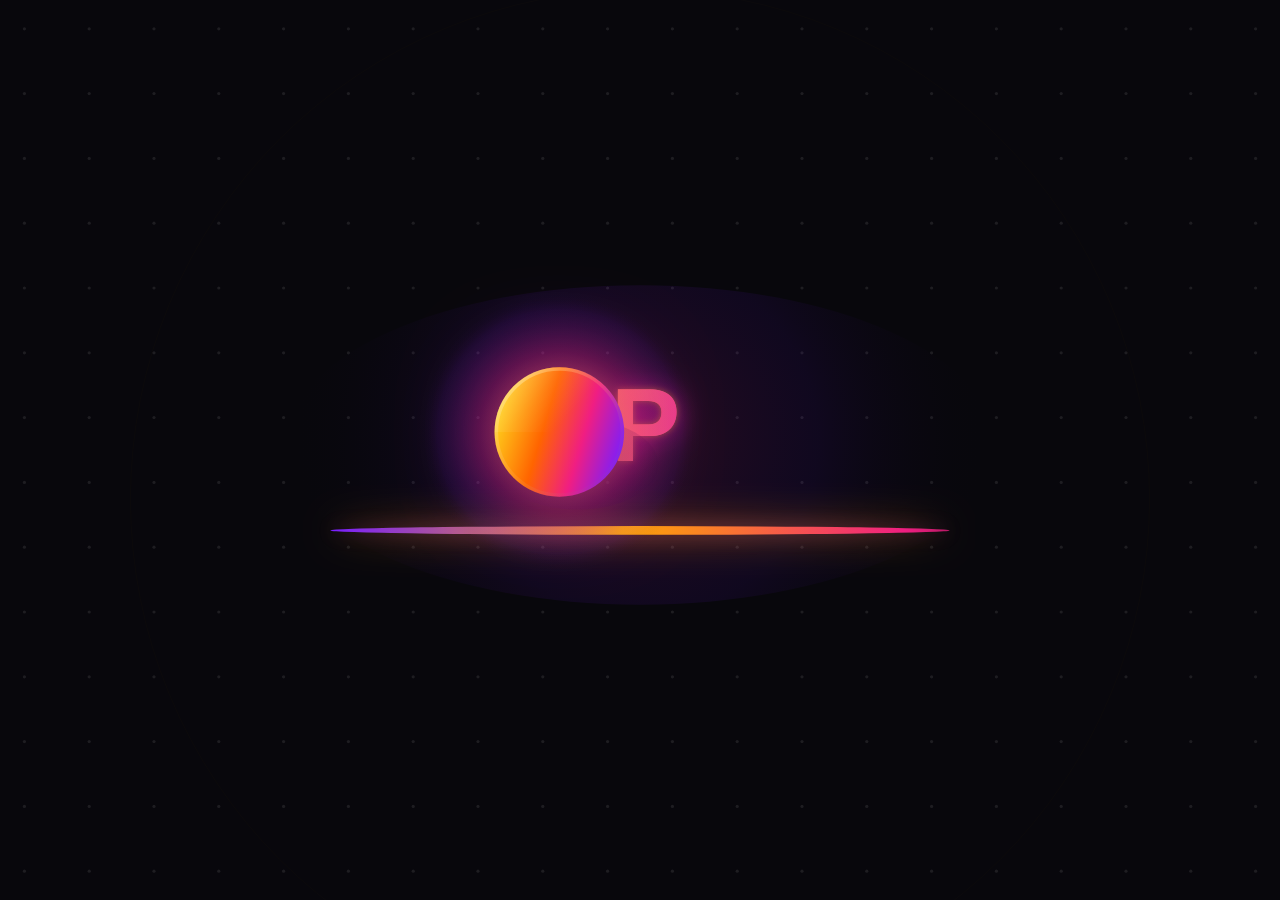
<file: index.html>
<!DOCTYPE html>
<html lang="ru">
<head>
<meta charset="UTF-8">
<meta name="viewport" content="width=device-width, initial-scale=1.0, viewport-fit=cover">
<title>SPARK</title>
<style>
* { margin: 0; padding: 0; box-sizing: border-box; }
html, body {
  width: 100%; height: 100%;
  overflow: hidden;
  background: #08070c;
}
canvas {
  display: block;
  position: fixed;
  inset: 0;
  width: 100%;
  height: 100%;
}


#fade-overlay {
  position: fixed;
  inset: 0;
  background: #08070c;
  opacity: 0;
  pointer-events: none;
  z-index: 9;
  transition: opacity 0.55s cubic-bezier(0.4,0,1,1);
}
#fade-overlay.active { opacity: 1; }
</style>
</head>
<body>
<canvas id="c"></canvas>
<div id="fade-overlay"></div>
<script>
'use strict';

const canvas = document.getElementById('c');
const ctx    = canvas.getContext('2d');
let W, H, CX, CY, PR;

const isMobile = /Mobi|Android/i.test(navigator.userAgent) || window.innerWidth < 768;

function resize() {
  PR = Math.min(window.devicePixelRatio || 1, isMobile ? 1.5 : 2);
  W  = window.innerWidth;
  H  = window.innerHeight;
  canvas.width  = Math.round(W * PR);
  canvas.height = Math.round(H * PR);
  canvas.style.width  = W + 'px';
  canvas.style.height = H + 'px';
  ctx.setTransform(1,0,0,1,0,0);
  ctx.scale(PR, PR);
  CX = W / 2;
  CY = H / 2;
}
resize();
window.addEventListener('resize', () => { resize(); });

/* ─────────────────────────────────────
   УТИЛИТЫ
───────────────────────────────────── */
const clamp  = (v,a,b) => Math.max(a, Math.min(b,v));
const prog   = (t,a,b) => clamp((t-a)/(b-a), 0, 1);
const lerp   = (a,b,t) => a + (b-a)*t;
const eOut   = (t,p=3) => 1 - Math.pow(1-t, p);
const eIn    = (t,p=3) => Math.pow(t, p);
const eInOut = t => t<.5 ? 2*t*t : 1-Math.pow(-2*t+2,2)/2;

/* ─────────────────────────────────────
   SCANLINE SWEEP — отключён
───────────────────────────────────── */
function drawScanlineSweep(now, globalA) { /* убран по запросу */ }

/* ─────────────────────────────────────
   GRAIN — статичный шум на отдельном canvas
   Обновляется каждые ~3 кадра для cinematic
   feel без лишней нагрузки
───────────────────────────────────── */
/* grain удалён */

/* ─────────────────────────────────────
   ТОЧЕЧНАЯ СЕТКА — фоновая текстура
   Появляется вместе со scan-line,
   держится весь интро. Очень тихая.
───────────────────────────────────── */
let dotGrid = [];

function buildDotGrid() {
  dotGrid = [];
  const s    = Math.min(W, H);
  const step = s * 0.072;      // шаг сетки
  const cols = Math.ceil(W / step) + 2;
  const rows = Math.ceil(H / step) + 2;
  const offX = (W - (cols - 1) * step) / 2;
  const offY = (H - (rows - 1) * step) / 2;
  for (let r = 0; r < rows; r++) {
    for (let c = 0; c < cols; c++) {
      dotGrid.push({
        x: offX + c * step,
        y: offY + r * step,
      });
    }
  }
}
buildDotGrid();
window.addEventListener('resize', () => { resize(); setupGrain(); buildDotGrid(); });

function drawDotGrid(now, globalA) {
  if (isMobile) return;  // отключено на мобильных
  // Появляется за 0.6s с начала, держится весь ролик
  const fadeIn = eOut(prog(now, 0, 0.6), 2);
  const a = fadeIn * globalA * 0.09;   // максимум 9% — почти невидима
  if (a < 0.004) return;

  const s    = Math.min(W, H);
  const r    = Math.max(0.8, s * 0.0018);   // радиус точки

  ctx.save();
  ctx.fillStyle = `rgba(255,255,255,${a})`;
  for (const d of dotGrid) {
    ctx.beginPath();
    ctx.arc(d.x, d.y, r, 0, Math.PI * 2);
    ctx.fill();
  }
  ctx.restore();
}

/* ─────────────────────────────────────
   RIPPLE-ВОЛНЫ
   При рождении диска из линии — 3 кольца
   расходятся от точки подъёма, угасают
───────────────────────────────────── */
const ripples = [];
let rippleSpawned = false;

function spawnRipples(x, y, r) {
  // 3 волны с задержкой
  for (let i = 0; i < 3; i++) {
    ripples.push({
      x, y,
      born: 0,        // заполняется в момент добавления
      delay: i * 0.13,
      maxR:  r * (3.5 + i * 2.2),
      baseR: r,
      spawned: false,
    });
  }
}

function drawRipples(now, globalA) {
  if (!ripples.length) return;
  ctx.save();
  for (let i = ripples.length - 1; i >= 0; i--) {
    const rp = ripples[i];
    if (!rp.born) rp.born = now;
    const age = now - rp.born - rp.delay;
    if (age < 0) continue;

    const t  = Math.min(age / 0.85, 1);   // 0.85s — время жизни
    const cr = lerp(rp.baseR * 0.5, rp.maxR, eOut(t, 2));
    const a  = (1 - eIn(t, 2)) * 0.22 * globalA;
    if (a < 0.005) { if (t >= 1) ripples.splice(i, 1); continue; }

    // Градиент кольца: золото → розовый → фиолетовый
    const grad = ctx.createRadialGradient(rp.x, rp.y, cr * 0.88, rp.x, rp.y, cr);
    grad.addColorStop(0,   `rgba(255,180,  0, 0)`);
    grad.addColorStop(0.4, `rgba(255,180,  0, ${a})`);
    grad.addColorStop(0.7, `rgba(240, 20,140, ${a * 0.7})`);
    grad.addColorStop(1,   `rgba(120, 20,255, 0)`);

    ctx.beginPath();
    ctx.arc(rp.x, rp.y, cr, 0, Math.PI * 2);
    ctx.strokeStyle = `rgba(255,170,0,${a})`;
    ctx.lineWidth   = Math.max(0.5, rp.baseR * 0.04 * (1 - t));
    if (!isMobile) {
      ctx.shadowColor = `rgba(255,170,0,${a * 0.7})`;
      ctx.shadowBlur  = rp.baseR * 0.5;
    }
    ctx.stroke();
    ctx.shadowBlur  = 0;

    if (t >= 1) ripples.splice(i, 1);
  }
  ctx.restore();
}

/* ─────────────────────────────────────
   ORBIT ARC + SPARK
   Когда диск встаёт на финальную позицию
   (moveP → 1), вокруг него описывается
   золотая дуга. На конце дуги — яркая
   искра-блик. Затем всё быстро гаснет.

   DRAW_START = момент когда moveP = 1
   ARC_DUR    = время описания полного круга
   FADE_DUR   = время угасания после
───────────────────────────────────── */
const ARC_DUR   = 1.1;    // секунды на полный оборот
const ARC_HOLD  = 0.12;   // пауза после завершения дуги до искры
const ARC_FADE  = 0.45;   // угасание дуги (идёт параллельно с искрой)
const SPARK_DUR = 0.55;   // время жизни искры

// Искра — 45° верхний правый (от 12 часов по часовой)
const SPARK_ANG = -Math.PI / 2 + Math.PI / 4;

function drawOrbitArc(x, y, r, orbTime, globalA) {
  if (orbTime < 0) return;

  // Полная длительность: дуга + пауза + искра (дуга угасает параллельно с искрой)
  const totalDur = ARC_DUR + ARC_HOLD + SPARK_DUR;
  if (orbTime >= totalDur) return;

  // Дуга вплотную к краю диска (небольшой отступ = половина lineWidth)
  const lw   = Math.max(0.8, r * 0.04);
  const arcR = r + lw * 0.5;   // прямо по контуру

  // ФАЗА 1 — рисование дуги [0 .. ARC_DUR]
  const drawT = Math.min(orbTime / ARC_DUR, 1);

  // ФАЗА 2 — дуга угасает [ARC_DUR+ARC_HOLD .. ARC_DUR+ARC_HOLD+ARC_FADE]
  const fadeSt  = ARC_DUR + ARC_HOLD;
  const fadeT   = orbTime > fadeSt
    ? Math.min((orbTime - fadeSt) / ARC_FADE, 1)
    : 0;
  const arcAlpha = (1 - eIn(fadeT, 2)) * globalA;

  // ФАЗА 3 — искра [ARC_DUR+ARC_HOLD .. totalDur]
  const sparkT = orbTime > fadeSt
    ? Math.min((orbTime - fadeSt) / SPARK_DUR, 1)
    : 0;
  const sparkA = sparkT < 0.2
    ? eOut(sparkT / 0.2, 2)
    : eIn(1 - (sparkT - 0.2) / 0.8, 1.6);
  const sparkAlpha = sparkA * globalA;

  ctx.save();

  // ── Дуга ──
  if (arcAlpha > 0.005) {
    const startAng = -Math.PI / 2;
    const endAng   = startAng + Math.PI * 2 * eOut(drawT, 2);

    ctx.beginPath();
    ctx.arc(x, y, arcR, startAng, endAng, false);
    ctx.strokeStyle = `rgba(255, 210, 80, ${arcAlpha * 0.75})`;
    ctx.lineWidth   = lw;
    ctx.lineCap     = 'round';
    if (!isMobile) {
      ctx.shadowColor = `rgba(255, 190, 40, ${arcAlpha * 0.9})`;
      ctx.shadowBlur  = lw * 6;
    }
    ctx.stroke();
    ctx.shadowBlur  = 0;

    // Тонкий хвост у начала
    if (drawT > 0.15) {
      const tailLen = Math.min(drawT, 0.35) * Math.PI * 2;
      ctx.beginPath();
      ctx.arc(x, y, arcR, startAng, startAng + tailLen * 0.4, false);
      ctx.strokeStyle = `rgba(255, 210, 80, ${arcAlpha * 0.08})`;
      ctx.lineWidth   = lw * 0.6;
      ctx.stroke();
    }
  }

  // ── Искра (фаза 3) ──
  if (sparkAlpha > 0.005) {
    const sx = x + Math.cos(SPARK_ANG) * arcR;
    const sy = y + Math.sin(SPARK_ANG) * arcR;

    if (!isMobile) {
      // Дальний широкий ореол — только десктоп
      const outerGlow = ctx.createRadialGradient(sx, sy, 0, sx, sy, r * 1.1);
      outerGlow.addColorStop(0,   `rgba(255, 255, 200, ${sparkAlpha * 0.55})`);
      outerGlow.addColorStop(0.3, `rgba(255, 200,  60, ${sparkAlpha * 0.28})`);
      outerGlow.addColorStop(0.7, `rgba(255, 100, 180, ${sparkAlpha * 0.08})`);
      outerGlow.addColorStop(1,   `rgba(0, 0, 0, 0)`);
      ctx.fillStyle = outerGlow;
      ctx.beginPath();
      ctx.arc(sx, sy, r * 1.1, 0, Math.PI * 2);
      ctx.fill();
    }

    // Ближний ореол
    const innerGlow = ctx.createRadialGradient(sx, sy, 0, sx, sy, r * 0.5);
    innerGlow.addColorStop(0,   `rgba(255, 255, 240, ${sparkAlpha * 0.95})`);
    innerGlow.addColorStop(0.4, `rgba(255, 220,  80, ${sparkAlpha * 0.65})`);
    innerGlow.addColorStop(1,   `rgba(255, 150,  50, 0)`);
    ctx.fillStyle = innerGlow;
    ctx.beginPath();
    ctx.arc(sx, sy, r * 0.5, 0, Math.PI * 2);
    ctx.fill();

    // Белое ядро
    ctx.beginPath();
    ctx.arc(sx, sy, lw * 1.8, 0, Math.PI * 2);
    ctx.fillStyle   = `rgba(255, 255, 255, ${sparkAlpha})`;
    if (!isMobile) {
      ctx.shadowColor = `rgba(255, 240, 120, ${sparkAlpha})`;
      ctx.shadowBlur  = lw * 14;
    }
    ctx.fill();
    ctx.shadowBlur  = 0;

    // 4 луча с градиентом
    const rayLen = r * 0.55 * sparkAlpha;
    for (let i = 0; i < 4; i++) {
      const ang  = (i / 4) * Math.PI * 2;
      const grad = ctx.createLinearGradient(
        sx, sy,
        sx + Math.cos(ang) * rayLen, sy + Math.sin(ang) * rayLen
      );
      grad.addColorStop(0, `rgba(255, 255, 200, ${sparkAlpha * 0.9})`);
      grad.addColorStop(1, `rgba(255, 200,  60, 0)`);
      ctx.beginPath();
      ctx.moveTo(sx + Math.cos(ang) * lw * 2, sy + Math.sin(ang) * lw * 2);
      ctx.lineTo(sx + Math.cos(ang) * rayLen,  sy + Math.sin(ang) * rayLen);
      ctx.strokeStyle = grad;
      ctx.lineWidth   = Math.max(0.6, lw * 0.5);
      ctx.lineCap     = 'round';
      ctx.stroke();
    }
  }

  ctx.restore();
}

/* ─────────────────────────────────────
   УГЛОВЫЕ ЗАСЕЧКИ (corner marks)
   4 тонких уголка в углах экрана —
   появляются при HOLD, как viewfinder
───────────────────────────────────── */
function drawCornerMarks(now, globalA) {
  const t = prog(now, T.STAR_MOVE_END, T.HOLD_END);
  if (t <= 0) return;
  const a = eOut(t, 3) * globalA * 0.22;

  const s = Math.min(W, H) * 0.04;  // длина засечки
  const m = Math.min(W, H) * 0.05;  // отступ от края
  const lw = Math.max(0.5, Math.min(W, H) * 0.001);

  const corners = [
    [m,       m,       1,  1],
    [W - m,   m,      -1,  1],
    [m,       H - m,   1, -1],
    [W - m,   H - m,  -1, -1],
  ];

  ctx.save();
  ctx.strokeStyle = `rgba(255,255,255,${a})`;
  ctx.lineWidth   = lw;
  ctx.lineCap     = 'square';

  for (const [cx, cy, dx, dy] of corners) {
    ctx.beginPath();
    ctx.moveTo(cx + dx * s, cy);
    ctx.lineTo(cx,           cy);
    ctx.lineTo(cx,           cy + dy * s);
    ctx.stroke();
  }
  ctx.restore();
}

/* ─────────────────────────────────────
   TAGLINE — едва видимая подпись
   появляется под логотипом на HOLD
───────────────────────────────────── */
function drawTagline(p, now, globalA) {
  const t = prog(now, T.STAR_MOVE_END + 0.15, T.HOLD_END);
  if (t <= 0) return;
  const a = eOut(t, 4) * globalA * 0.52;

  const s   = Math.min(W, H);
  const fs  = s * 0.018;
  const y   = p.lineY + p.lineThick * 6 + fs;

  ctx.save();
  ctx.font          = `300 ${fs}px 'Helvetica Neue',Helvetica,Arial,sans-serif`;
  ctx.textAlign     = 'center';
  ctx.textBaseline  = 'middle';
  ctx.letterSpacing = `${fs * 0.38}px`;
  ctx.fillStyle     = `rgba(255,255,255,${a})`;
  ctx.fillText('LIGHT UP THE FUTURE', CX, y);

  // Декоративные черточки по бокам — как в люксовых брендах
  const textMetrics = ctx.measureText('LIGHT UP THE FUTURE');
  // Приблизительная ширина с letter-spacing
  const tw = textMetrics.width + fs * 0.38 * 18;
  const dashW   = Math.min(W * 0.04, tw * 0.28);
  const dashGap = fs * 0.9;
  const lw2 = Math.max(0.3, fs * 0.04);
  ctx.strokeStyle = `rgba(255,255,255,${a * 0.55})`;
  ctx.lineWidth   = lw2;
  ctx.lineCap     = 'round';
  // Левая черта
  ctx.beginPath();
  ctx.moveTo(CX - tw * 0.5 - dashGap - dashW, y);
  ctx.lineTo(CX - tw * 0.5 - dashGap,         y);
  ctx.stroke();
  // Правая черта
  ctx.beginPath();
  ctx.moveTo(CX + tw * 0.5 + dashGap,         y);
  ctx.lineTo(CX + tw * 0.5 + dashGap + dashW, y);
  ctx.stroke();

  ctx.restore();
}

/* ─────────────────────────────────────
   ТАЙМИНГИ (секунды, всего ~4.0)

   0.00 – 0.55  LINE_IN    линия раскрывается
   0.55 – 1.00  LINE_WAIT  линия дышит
   1.00 – 1.55  STAR_RISE  сфера поднимается из центра линии
   1.55 – 2.80  STAR_MOVE  сфера едет влево, текст вытекает вправо
   2.80 – 3.40  HOLD       финальная композиция стоит
   3.40 – 4.00  FADE       всё уходит
───────────────────────────────────── */
const T = {
  LINE_IN_END   : 0.55,
  LINE_WAIT_END : 1.00,
  STAR_RISE_END : 1.55,
  STAR_MOVE_END : 2.80,
  HOLD_END      : 5.40,
  FADE_END      : 6.00,
};

/* ─────────────────────────────────────
   АДАПТИВНЫЕ ПАРАМЕТРЫ
───────────────────────────────────── */
function P() {
  const s    = Math.min(W, H);
  const ball = s * 0.072;          // радиус сферы

  // Финальная позиция сферы — слева от центра слова
  // Слово "SPARK" ~ fontSize * 3.6 в ширину
  const fontSize = s * 0.115;
  const wordW    = fontSize * 3.65;
  const gap      = ball * 0.6;     // зазор между сферой и текстом

  // Весь логотип (сфера + зазор + слово) центрируем по X
  const totalW   = ball * 2 + gap + wordW;
  const logoLeft = CX - totalW / 2;

  // Y логотипа — чуть выше центра
  const logoY    = CY - s * 0.02;

  return {
    ball,
    fontSize,
    wordW,
    gap,
    totalW,

    // Финальная X сферы (левый центр логотипа + радиус)
    ballFinalX : logoLeft + ball,
    ballY      : logoY,

    // Старт сферы — по центру экрана
    ballStartX : CX,
    ballStartY : logoY,

    // Текст начинается сразу правее сферы
    textX      : logoLeft + ball * 2 + gap,
    textY      : logoY,

    // Линия — под логотипом
    lineY      : logoY + ball * 1.38,
    lineLen    : totalW * 0.92,   // чуть уже логотипа
    lineThick  : Math.max(1.5, s * 0.004),
    lineCX     : CX,
  };
}

/* ─────────────────────────────────────
   РИСУЕМ ЛИНИЮ с заострёнными концами
───────────────────────────────────── */
function drawLine(cx, cy, halfLen, thick, alpha) {
  if (alpha < 0.002 || halfLen < 1) return;
  ctx.save();

  const body = halfLen * 0.75;
  const h    = thick / 2;

  ctx.beginPath();
  ctx.moveTo(cx - halfLen, cy);
  ctx.lineTo(cx - body,    cy - h);
  ctx.lineTo(cx + body,    cy - h);
  ctx.lineTo(cx + halfLen, cy);
  ctx.lineTo(cx + body,    cy + h);
  ctx.lineTo(cx - body,    cy + h);
  ctx.closePath();

  const gr = ctx.createLinearGradient(cx - halfLen, 0, cx + halfLen, 0);
  gr.addColorStop(0,    `rgba(120, 30,255,0)`);
  gr.addColorStop(0.15, `rgba(120, 30,255,${alpha})`);
  gr.addColorStop(0.48, `rgba(255,170,  0,${alpha})`);
  gr.addColorStop(0.80, `rgba(240, 30,130,${alpha})`);
  gr.addColorStop(1,    `rgba(240, 30,130,0)`);

  // Тень под линией (смещённая вниз) — только на десктопе
  if (!isMobile) {
    ctx.save();
    ctx.filter = `blur(${thick * 2.5}px)`;
    ctx.fillStyle = `rgba(200, 80, 180, ${alpha * 0.35})`;
    ctx.beginPath();
    ctx.ellipse(cx, cy + thick * 2.5, halfLen * 0.7, thick * 1.2, 0, 0, Math.PI * 2);
    ctx.fill();
    ctx.filter = 'none';
    ctx.restore();
    ctx.shadowColor = `rgba(255,140,0,${alpha * 0.85})`;
    ctx.shadowBlur  = thick * 10;
  }
  ctx.fillStyle   = gr;
  ctx.fill();
  ctx.restore();
}

/* ─────────────────────────────────────
   РИСУЕМ 2D-ДИСК — плоский, badge-стиль
   Линейный градиент слева-направо (как на
   логотипной иконке), тень снизу-справа,
   мягкое внешнее свечение
───────────────────────────────────── */
function drawBall(x, y, r, alpha) {
  if (alpha < 0.002) return;
  ctx.save();
  ctx.globalAlpha = alpha;

  // 1. Рассеянная тень под диском — только на десктопе
  if (!isMobile) {
    const shadowOX = r * 0.28;
    const shadowOY = r * 0.35;
    const shadowBlurR = r * 1.6;
    const shadowGrad = ctx.createRadialGradient(
      x + shadowOX, y + shadowOY, 0,
      x + shadowOX, y + shadowOY, shadowBlurR
    );
    shadowGrad.addColorStop(0,   `rgba(80, 0, 80, 0.55)`);
    shadowGrad.addColorStop(0.5, `rgba(40, 0, 60, 0.22)`);
    shadowGrad.addColorStop(1,   `rgba(0, 0, 0, 0)`);
    ctx.fillStyle = shadowGrad;
    ctx.beginPath();
    ctx.ellipse(x + shadowOX, y + shadowOY + r * 0.15, r * 1.25, r * 0.7, 0, 0, Math.PI * 2);
    ctx.fill();
  }

  // 2. Внешнее мягкое цветное свечение — только на десктопе
  if (!isMobile) {
    const glow = ctx.createRadialGradient(x, y, r * 0.6, x, y, r * 2.2);
    glow.addColorStop(0,   `rgba(255,170,  0, 0.42)`);
    glow.addColorStop(0.4, `rgba(240, 30,140, 0.20)`);
    glow.addColorStop(0.8, `rgba(120, 30,255, 0.07)`);
    glow.addColorStop(1,   `rgba(0,0,0,0)`);
    ctx.fillStyle = glow;
    ctx.beginPath();
    ctx.arc(x, y, r * 2.2, 0, Math.PI * 2);
    ctx.fill();
  }

  // 3. Основное тело диска — плоский линейный градиент
  const body = ctx.createLinearGradient(x - r, y - r * 0.3, x + r, y + r * 0.3);
  body.addColorStop(0,    `rgba(255,215, 30, 1)`);
  body.addColorStop(0.38, `rgba(255,100,  0, 1)`);
  body.addColorStop(0.68, `rgba(240, 30,130, 1)`);
  body.addColorStop(1,    `rgba(120, 30,255, 1)`);

  if (!isMobile) {
    ctx.shadowColor = `rgba(220, 40, 180, 0.75)`;
    ctx.shadowBlur  = r * 1.4;
  }
  ctx.fillStyle   = body;
  ctx.beginPath();
  ctx.arc(x, y, r, 0, Math.PI * 2);
  ctx.fill();
  ctx.shadowBlur = 0;

  // 4. Тонкая полупрозрачная обводка — верхняя дуга светлее
  const stroke = ctx.createLinearGradient(x - r, y - r, x + r, y + r);
  stroke.addColorStop(0,   `rgba(255,255,200, 0.55)`);
  stroke.addColorStop(0.5, `rgba(255,180,100, 0.18)`);
  stroke.addColorStop(1,   `rgba(100, 40,160, 0.06)`);
  ctx.strokeStyle = stroke;
  ctx.lineWidth   = Math.max(1, r * 0.055);
  ctx.beginPath();
  ctx.arc(x, y, r - ctx.lineWidth * 0.5, 0, Math.PI * 2);
  ctx.stroke();

  // 5. Тонкий световой серп сверху (плоский highlight, не объёмный)
  ctx.save();
  ctx.beginPath();
  ctx.arc(x, y, r, 0, Math.PI * 2);
  ctx.clip();
  const crescent = ctx.createLinearGradient(x - r, y - r, x, y - r * 0.1);
  crescent.addColorStop(0,   `rgba(255,255,255, 0.22)`);
  crescent.addColorStop(0.6, `rgba(255,255,255, 0.06)`);
  crescent.addColorStop(1,   `rgba(255,255,255, 0)`);
  ctx.fillStyle = crescent;
  ctx.fillRect(x - r, y - r, r * 2, r);
  ctx.restore();

  ctx.restore();
}

/* ─────────────────────────────────────
   РИСУЕМ ТЕКСТ SPARK
   Буквы вытекают вправо из позиции
   правого края сферы по мере движения.

   moveP [0..1] — прогресс движения сферы.
   При moveP=0 сфера в центре, буквы скрыты.
   При moveP=1 сфера на финальной позиции,
   все буквы видны.
───────────────────────────────────── */
const LETTERS = ['S','P','A','R','K'];

function drawText(ballX, ballR, textX, textY, fontSize, moveP, alpha) {
  if (alpha < 0.002) return;
  ctx.save();

  ctx.font         = `900 ${fontSize}px 'Arial Black','Helvetica Neue',Arial,sans-serif`;
  ctx.textAlign    = 'left';
  ctx.textBaseline = 'middle';

  // Ширина одной буквы (приблизительно)
  const letterW = fontSize * 0.73;

  LETTERS.forEach((ch, i) => {
    const lx = textX + i * letterW;

    // Буква i становится видна когда правый край сферы
    // проходит мимо позиции этой буквы.
    // ballX движется от ballStartX к ballFinalX,
    // соответственно правый край = ballX + ballR

    // Нормализуем: при каком moveP правый край достигает lx?
    // Это линейно зависит от того насколько левее finalX от startX.
    // Упрощаем: буква i появляется при moveP = i/(letters.length)
    const revealAt = i / LETTERS.length;
    const lp = clamp((moveP - revealAt) / (1.2 / LETTERS.length), 0, 1);
    const a  = eOut(lp, 3) * alpha;
    if (a < 0.005) return;

    // Буква «выплёскивается» из сферы — стартует с позиции шара
    // и доезжает до своего места
    const startLX = ballX + ballR + fontSize * 0.1;
    const finalLX = lx;
    const curLX   = lerp(startLX, finalLX, eOut(lp, 4));

    // Небольшой вертикальный «выброс»
    const offsetY = lerp(fontSize * 0.18, 0, eOut(lp, 3));

    // Градиент текста
    const gr = ctx.createLinearGradient(textX, 0, textX + LETTERS.length * letterW, 0);
    gr.addColorStop(0,    `rgba(255,200, 20,${a})`);
    gr.addColorStop(0.45, `rgba(240, 30,140,${a})`);
    gr.addColorStop(1,    `rgba(120, 30,255,${a})`);

    ctx.save();
    ctx.globalAlpha = a;
    if (!isMobile) {
      // Многослойная тень для глубины
      ctx.shadowColor = `rgba(220, 20, 150, ${a * 0.75})`;
      ctx.shadowBlur  = fontSize * 0.28;
      ctx.shadowOffsetX = fontSize * 0.018;
      ctx.shadowOffsetY = fontSize * 0.025;
    }
    ctx.fillStyle   = gr;
    ctx.fillText(ch, curLX, textY + offsetY);
    if (!isMobile) {
      // Второй проход — яркий узкий glow
      ctx.shadowColor = `rgba(255,170,  0, ${a * 0.45})`;
      ctx.shadowBlur  = fontSize * 0.07;
      ctx.shadowOffsetX = 0;
      ctx.shadowOffsetY = 0;
      ctx.fillText(ch, curLX, textY + offsetY);

      // Хроматическая аберрация — только на десктопе
      if (lp > 0.7) {
        const chrA = (lp - 0.7) / 0.3 * a * 0.13;
        const shift = fontSize * 0.009;
        ctx.shadowBlur = 0;
        ctx.fillStyle = `rgba(255,60,60,${chrA})`;
        ctx.globalCompositeOperation = 'screen';
        ctx.fillText(ch, curLX - shift, textY + offsetY);
        ctx.fillStyle = `rgba(60,80,255,${chrA})`;
        ctx.fillText(ch, curLX + shift, textY + offsetY);
        ctx.globalCompositeOperation = 'source-over';
      }
    }

    ctx.restore();
  });

  ctx.restore();
}

/* ─────────────────────────────────────
   ГЛАВНЫЙ ЦИКЛ
───────────────────────────────────── */
let t0 = null, alive = true, prevNow = 0;
let orbitStartTime = -1;   // момент когда moveP достиг 1

function frame(ts) {
  if (!alive) return;
  if (!t0) t0 = ts;
  const now = (ts - t0) / 1000;
  const dt  = Math.min(now - prevNow, 0.05);
  prevNow   = now;

  // Grain удалён

  // Фон
  ctx.fillStyle = '#08070c';
  ctx.fillRect(0, 0, W, H);

  const p = P();

  /* ── Вычисляем состояние каждого элемента ── */

  // Глобальный fade-out
  const globalAlpha = now >= T.HOLD_END
    ? 1 - eIn(prog(now, T.HOLD_END, T.FADE_END), 2)
    : 1;

  // --- ЛИНИЯ ---
  let lineHalfLen = 0;
  let lineAlpha   = 0;

  if (now < T.LINE_IN_END) {
    const t  = eOut(prog(now, 0, T.LINE_IN_END), 4);
    lineHalfLen = p.lineLen * t;
    lineAlpha   = eOut(prog(now, 0, T.LINE_IN_END), 2);

  } else if (now < T.LINE_WAIT_END) {
    const pulse = Math.sin(prog(now, T.LINE_IN_END, T.LINE_WAIT_END) * Math.PI * 2.2);
    lineHalfLen = p.lineLen * (1 + pulse * 0.025);
    lineAlpha   = 1;

  } else if (now < T.STAR_RISE_END) {
    const t = prog(now, T.LINE_WAIT_END, T.STAR_RISE_END);
    lineHalfLen = p.lineLen * lerp(1, 0.88, eIn(t, 2));
    lineAlpha   = 1;

  } else {
    lineHalfLen = p.lineLen * 0.88;
    lineAlpha   = 1;
  }

  // --- СФЕРА ---
  let ballX    = p.ballStartX;
  let ballY    = p.ballY;
  let ballAlpha = 0;
  let moveP    = 0;

  if (now >= T.LINE_WAIT_END && now < T.STAR_RISE_END) {
    const t  = eOut(prog(now, T.LINE_WAIT_END, T.STAR_RISE_END), 3);
    ballX     = p.ballStartX;
    const fromY = p.lineY;
    ballY     = lerp(fromY, p.ballY, t);
    ballAlpha = eOut(prog(now, T.LINE_WAIT_END, T.STAR_RISE_END), 2);
    moveP     = 0;

    // Спавним ripple-волны один раз когда диск начинает подниматься
    if (!rippleSpawned && ballAlpha > 0.08) {
      spawnRipples(ballX, ballY, p.ball);
      rippleSpawned = true;
    }

  } else if (now >= T.STAR_RISE_END) {
    ballAlpha = 1;
    moveP     = eInOut(prog(now, T.STAR_RISE_END, T.STAR_MOVE_END));
    ballX     = lerp(p.ballStartX, p.ballFinalX, moveP);
    ballY     = p.ballY;

    // Фиксируем момент прихода шара на финальную позицию
    if (moveP >= 1 && orbitStartTime < 0) orbitStartTime = now;

    // Микро-пульсация в HOLD-фазе
    if (now >= T.STAR_MOVE_END) {
      const pulse = Math.sin((now - T.STAR_MOVE_END) * Math.PI * 1.8) * 0.012;
      ballY = p.ballY + p.ball * pulse;
    }
  }

  // Обновляем dt (нужен только для совместимости)

  /* ── Рисуем ── */
  ctx.save();
  ctx.globalAlpha = globalAlpha;

  // 0. Точечная сетка (самый нижний слой)
  drawDotGrid(now, globalAlpha);

  // 0b. Scanline sweep при появлении диска (премиум-штрих)
  drawScanlineSweep(now, globalAlpha);

  // Ambient фон под логотипом — только на десктопе
  if (ballAlpha > 0.01 && !isMobile) {
    const ambR = p.totalW * 0.65;
    // В HOLD-фазе ореол тихо дышит
    const holdPulse = now >= T.STAR_MOVE_END
      ? 1 + Math.sin((now - T.STAR_MOVE_END) * Math.PI * 0.9) * 0.07
      : 1;
    const amb = ctx.createRadialGradient(CX, p.ballY + p.ball * 0.1, 0, CX, p.ballY + p.ball * 0.1, ambR * holdPulse);
    amb.addColorStop(0,   `rgba(220, 40, 120, ${ballAlpha * 0.16})`);
    amb.addColorStop(0.5, `rgba(100, 20, 220, ${ballAlpha * 0.09})`);
    amb.addColorStop(1,   `rgba(0, 0, 0, 0)`);
    ctx.fillStyle = amb;
    ctx.beginPath();
    ctx.ellipse(CX, p.ballY + p.ball * 0.2, ambR * holdPulse, ambR * 0.45 * holdPulse, 0, 0, Math.PI * 2);
    ctx.fill();
  }

  // 1. Линия
  drawLine(p.lineCX, p.lineY, lineHalfLen, p.lineThick, lineAlpha);

  // 2. Ripple-волны (под текстом и диском)
  drawRipples(now, globalAlpha);

  // 3. Текст
  if (now >= T.STAR_RISE_END) {
    drawText(ballX, p.ball, p.textX, p.textY, p.fontSize, moveP, 1);
  }

  // 4. Диск (поверх текста)
  if (ballAlpha > 0.005) {
    drawBall(ballX, ballY, p.ball, ballAlpha);
  }

  // 4b. Orbit arc + spark (поверх диска)
  if (orbitStartTime > 0) {
    drawOrbitArc(ballX, ballY, p.ball, now - orbitStartTime, globalAlpha);
  }

  // 5. Tagline
  drawTagline(p, now, globalAlpha);

  // 6. Corner marks
  drawCornerMarks(now, globalAlpha);

  ctx.restore();

  if (now < T.FADE_END) {
    requestAnimationFrame(frame);
  } else {
    alive = false;
    ctx.fillStyle = '#08070c';
    ctx.fillRect(0, 0, W, H);
    // window.location.href = '/';
  }
}

requestAnimationFrame(frame);


</script>
</body>
</html>
</file>
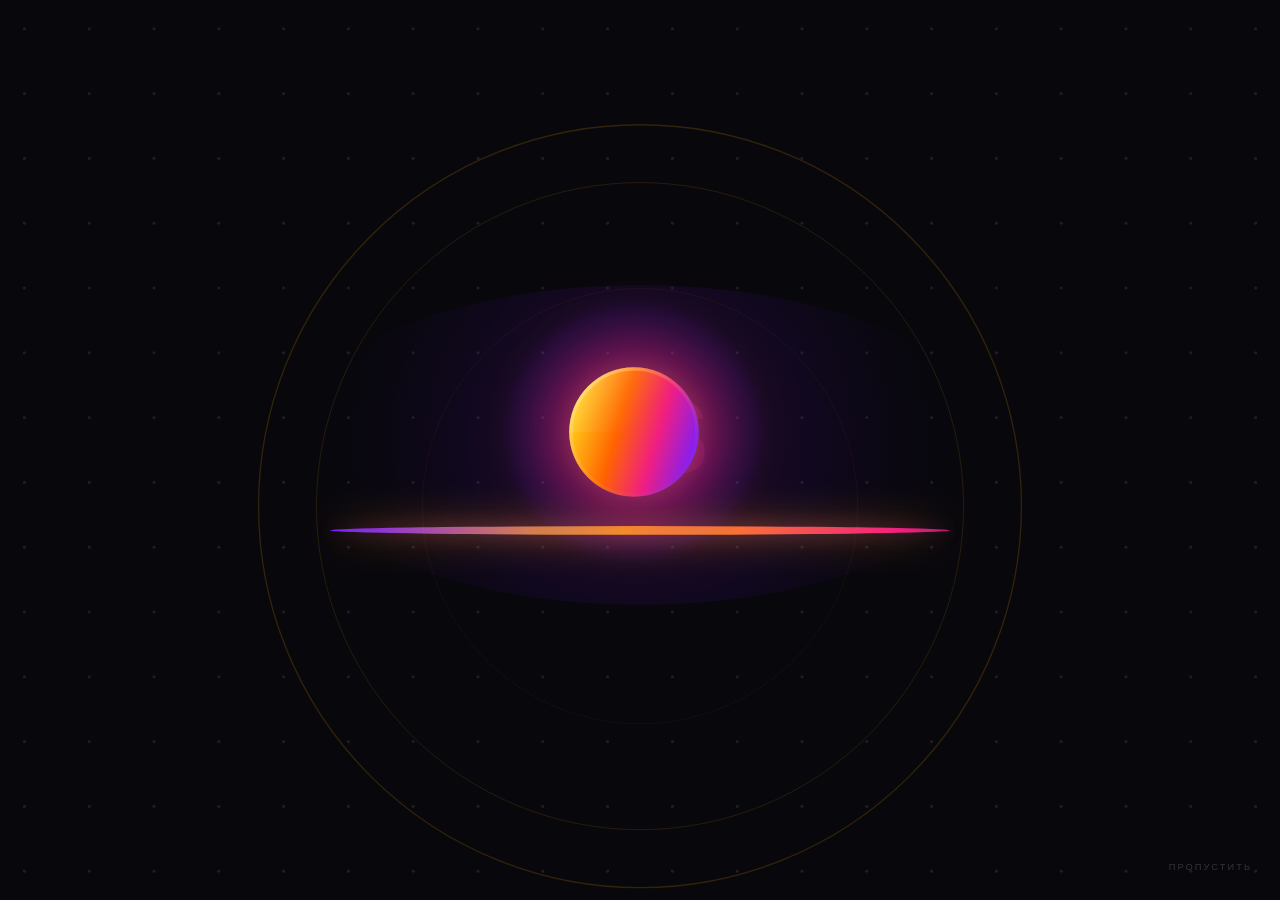
<file: spark-intro-10.html>
<!DOCTYPE html>
<html lang="ru">
<head>
<meta charset="UTF-8">
<meta name="viewport" content="width=device-width, initial-scale=1.0, viewport-fit=cover">
<title>SPARK</title>
<style>
* { margin: 0; padding: 0; box-sizing: border-box; }
html, body {
  width: 100%; height: 100%;
  overflow: hidden;
  background: #08070c;
}
canvas {
  display: block;
  position: fixed;
  inset: 0;
  width: 100%;
  height: 100%;
}

#skip {
  position: fixed;
  bottom: max(20px, env(safe-area-inset-bottom, 20px));
  right: 20px;
  font-size: 0.58rem;
  letter-spacing: 0.22em;
  text-transform: uppercase;
  color: rgba(255,255,255,0.18);
  cursor: pointer;
  border: none;
  background: none;
  z-index: 10;
  transition: color 0.3s;
  -webkit-tap-highlight-color: transparent;
  padding: 8px;
}
#skip:hover { color: rgba(255,255,255,0.45); }
#fade-overlay {
  position: fixed;
  inset: 0;
  background: #08070c;
  opacity: 0;
  pointer-events: none;
  z-index: 9;
  transition: opacity 0.55s cubic-bezier(0.4,0,1,1);
}
#fade-overlay.active { opacity: 1; }
</style>
</head>
<body>
<canvas id="c"></canvas>
<div id="fade-overlay"></div>
<button id="skip">Пропустить</button>
<script>
'use strict';

const canvas = document.getElementById('c');
const ctx    = canvas.getContext('2d');
let W, H, CX, CY, PR;

function resize() {
  // На мобильных ограничиваем до 1.5 для производительности
  const isMobile = /Mobi|Android/i.test(navigator.userAgent);
  PR = Math.min(window.devicePixelRatio || 1, isMobile ? 1.5 : 2);
  W  = window.innerWidth;
  H  = window.innerHeight;
  canvas.width  = Math.round(W * PR);
  canvas.height = Math.round(H * PR);
  canvas.style.width  = W + 'px';
  canvas.style.height = H + 'px';
  ctx.setTransform(1,0,0,1,0,0);
  ctx.scale(PR, PR);
  CX = W / 2;
  CY = H / 2;
}
resize();
window.addEventListener('resize', () => { resize(); });

/* ─────────────────────────────────────
   УТИЛИТЫ
───────────────────────────────────── */
const clamp  = (v,a,b) => Math.max(a, Math.min(b,v));
const prog   = (t,a,b) => clamp((t-a)/(b-a), 0, 1);
const lerp   = (a,b,t) => a + (b-a)*t;
const eOut   = (t,p=3) => 1 - Math.pow(1-t, p);
const eIn    = (t,p=3) => Math.pow(t, p);
const eInOut = t => t<.5 ? 2*t*t : 1-Math.pow(-2*t+2,2)/2;

/* ─────────────────────────────────────
   SCANLINE SWEEP — отключён
───────────────────────────────────── */
function drawScanlineSweep(now, globalA) { /* убран по запросу */ }

/* ─────────────────────────────────────
   GRAIN — статичный шум на отдельном canvas
   Обновляется каждые ~3 кадра для cinematic
   feel без лишней нагрузки
───────────────────────────────────── */
/* grain удалён */

/* ─────────────────────────────────────
   ТОЧЕЧНАЯ СЕТКА — фоновая текстура
   Появляется вместе со scan-line,
   держится весь интро. Очень тихая.
───────────────────────────────────── */
let dotGrid = [];

function buildDotGrid() {
  dotGrid = [];
  const s    = Math.min(W, H);
  const step = s * 0.072;      // шаг сетки
  const cols = Math.ceil(W / step) + 2;
  const rows = Math.ceil(H / step) + 2;
  const offX = (W - (cols - 1) * step) / 2;
  const offY = (H - (rows - 1) * step) / 2;
  for (let r = 0; r < rows; r++) {
    for (let c = 0; c < cols; c++) {
      dotGrid.push({
        x: offX + c * step,
        y: offY + r * step,
      });
    }
  }
}
buildDotGrid();
window.addEventListener('resize', () => { resize(); setupGrain(); buildDotGrid(); });

function drawDotGrid(now, globalA) {
  // Появляется за 0.6s с начала, держится весь ролик
  const fadeIn = eOut(prog(now, 0, 0.6), 2);
  const a = fadeIn * globalA * 0.09;   // максимум 9% — почти невидима
  if (a < 0.004) return;

  const s    = Math.min(W, H);
  const r    = Math.max(0.8, s * 0.0018);   // радиус точки

  ctx.save();
  ctx.fillStyle = `rgba(255,255,255,${a})`;
  for (const d of dotGrid) {
    ctx.beginPath();
    ctx.arc(d.x, d.y, r, 0, Math.PI * 2);
    ctx.fill();
  }
  ctx.restore();
}

/* ─────────────────────────────────────
   RIPPLE-ВОЛНЫ
   При рождении диска из линии — 3 кольца
   расходятся от точки подъёма, угасают
───────────────────────────────────── */
const ripples = [];
let rippleSpawned = false;

function spawnRipples(x, y, r) {
  // 3 волны с задержкой
  for (let i = 0; i < 3; i++) {
    ripples.push({
      x, y,
      born: 0,        // заполняется в момент добавления
      delay: i * 0.13,
      maxR:  r * (3.5 + i * 2.2),
      baseR: r,
      spawned: false,
    });
  }
}

function drawRipples(now, globalA) {
  if (!ripples.length) return;
  ctx.save();
  for (let i = ripples.length - 1; i >= 0; i--) {
    const rp = ripples[i];
    if (!rp.born) rp.born = now;
    const age = now - rp.born - rp.delay;
    if (age < 0) continue;

    const t  = Math.min(age / 0.85, 1);   // 0.85s — время жизни
    const cr = lerp(rp.baseR * 0.5, rp.maxR, eOut(t, 2));
    const a  = (1 - eIn(t, 2)) * 0.22 * globalA;
    if (a < 0.005) { if (t >= 1) ripples.splice(i, 1); continue; }

    // Градиент кольца: золото → розовый → фиолетовый
    const grad = ctx.createRadialGradient(rp.x, rp.y, cr * 0.88, rp.x, rp.y, cr);
    grad.addColorStop(0,   `rgba(255,180,  0, 0)`);
    grad.addColorStop(0.4, `rgba(255,180,  0, ${a})`);
    grad.addColorStop(0.7, `rgba(240, 20,140, ${a * 0.7})`);
    grad.addColorStop(1,   `rgba(120, 20,255, 0)`);

    ctx.beginPath();
    ctx.arc(rp.x, rp.y, cr, 0, Math.PI * 2);
    ctx.strokeStyle = `rgba(255,170,0,${a})`;
    ctx.lineWidth   = Math.max(0.5, rp.baseR * 0.04 * (1 - t));
    ctx.shadowColor = `rgba(255,170,0,${a * 0.7})`;
    ctx.shadowBlur  = rp.baseR * 0.5;
    ctx.stroke();
    ctx.shadowBlur  = 0;

    if (t >= 1) ripples.splice(i, 1);
  }
  ctx.restore();
}

/* ─────────────────────────────────────
   ORBIT ARC + SPARK
   Когда диск встаёт на финальную позицию
   (moveP → 1), вокруг него описывается
   золотая дуга. На конце дуги — яркая
   искра-блик. Затем всё быстро гаснет.

   DRAW_START = момент когда moveP = 1
   ARC_DUR    = время описания полного круга
   FADE_DUR   = время угасания после
───────────────────────────────────── */
const ARC_DUR   = 1.1;    // секунды на полный оборот
const ARC_HOLD  = 0.12;   // пауза после завершения дуги до искры
const ARC_FADE  = 0.45;   // угасание дуги (идёт параллельно с искрой)
const SPARK_DUR = 0.55;   // время жизни искры

// Искра — 45° верхний правый (от 12 часов по часовой)
const SPARK_ANG = -Math.PI / 2 + Math.PI / 4;

function drawOrbitArc(x, y, r, orbTime, globalA) {
  if (orbTime < 0) return;

  // Полная длительность: дуга + пауза + искра (дуга угасает параллельно с искрой)
  const totalDur = ARC_DUR + ARC_HOLD + SPARK_DUR;
  if (orbTime >= totalDur) return;

  // Дуга вплотную к краю диска (небольшой отступ = половина lineWidth)
  const lw   = Math.max(0.8, r * 0.04);
  const arcR = r + lw * 0.5;   // прямо по контуру

  // ФАЗА 1 — рисование дуги [0 .. ARC_DUR]
  const drawT = Math.min(orbTime / ARC_DUR, 1);

  // ФАЗА 2 — дуга угасает [ARC_DUR+ARC_HOLD .. ARC_DUR+ARC_HOLD+ARC_FADE]
  const fadeSt  = ARC_DUR + ARC_HOLD;
  const fadeT   = orbTime > fadeSt
    ? Math.min((orbTime - fadeSt) / ARC_FADE, 1)
    : 0;
  const arcAlpha = (1 - eIn(fadeT, 2)) * globalA;

  // ФАЗА 3 — искра [ARC_DUR+ARC_HOLD .. totalDur]
  const sparkT = orbTime > fadeSt
    ? Math.min((orbTime - fadeSt) / SPARK_DUR, 1)
    : 0;
  const sparkA = sparkT < 0.2
    ? eOut(sparkT / 0.2, 2)
    : eIn(1 - (sparkT - 0.2) / 0.8, 1.6);
  const sparkAlpha = sparkA * globalA;

  ctx.save();

  // ── Дуга ──
  if (arcAlpha > 0.005) {
    const startAng = -Math.PI / 2;
    const endAng   = startAng + Math.PI * 2 * eOut(drawT, 2);

    ctx.beginPath();
    ctx.arc(x, y, arcR, startAng, endAng, false);
    ctx.strokeStyle = `rgba(255, 210, 80, ${arcAlpha * 0.75})`;
    ctx.lineWidth   = lw;
    ctx.lineCap     = 'round';
    ctx.shadowColor = `rgba(255, 190, 40, ${arcAlpha * 0.9})`;
    ctx.shadowBlur  = lw * 6;
    ctx.stroke();
    ctx.shadowBlur  = 0;

    // Тонкий хвост у начала
    if (drawT > 0.15) {
      const tailLen = Math.min(drawT, 0.35) * Math.PI * 2;
      ctx.beginPath();
      ctx.arc(x, y, arcR, startAng, startAng + tailLen * 0.4, false);
      ctx.strokeStyle = `rgba(255, 210, 80, ${arcAlpha * 0.08})`;
      ctx.lineWidth   = lw * 0.6;
      ctx.stroke();
    }
  }

  // ── Искра (фаза 3) ──
  if (sparkAlpha > 0.005) {
    const sx = x + Math.cos(SPARK_ANG) * arcR;
    const sy = y + Math.sin(SPARK_ANG) * arcR;

    // Дальний широкий ореол
    const outerGlow = ctx.createRadialGradient(sx, sy, 0, sx, sy, r * 1.1);
    outerGlow.addColorStop(0,   `rgba(255, 255, 200, ${sparkAlpha * 0.55})`);
    outerGlow.addColorStop(0.3, `rgba(255, 200,  60, ${sparkAlpha * 0.28})`);
    outerGlow.addColorStop(0.7, `rgba(255, 100, 180, ${sparkAlpha * 0.08})`);
    outerGlow.addColorStop(1,   `rgba(0, 0, 0, 0)`);
    ctx.fillStyle = outerGlow;
    ctx.beginPath();
    ctx.arc(sx, sy, r * 1.1, 0, Math.PI * 2);
    ctx.fill();

    // Ближний ореол
    const innerGlow = ctx.createRadialGradient(sx, sy, 0, sx, sy, r * 0.5);
    innerGlow.addColorStop(0,   `rgba(255, 255, 240, ${sparkAlpha * 0.95})`);
    innerGlow.addColorStop(0.4, `rgba(255, 220,  80, ${sparkAlpha * 0.65})`);
    innerGlow.addColorStop(1,   `rgba(255, 150,  50, 0)`);
    ctx.fillStyle = innerGlow;
    ctx.beginPath();
    ctx.arc(sx, sy, r * 0.5, 0, Math.PI * 2);
    ctx.fill();

    // Белое ядро
    ctx.beginPath();
    ctx.arc(sx, sy, lw * 1.8, 0, Math.PI * 2);
    ctx.fillStyle   = `rgba(255, 255, 255, ${sparkAlpha})`;
    ctx.shadowColor = `rgba(255, 240, 120, ${sparkAlpha})`;
    ctx.shadowBlur  = lw * 14;
    ctx.fill();
    ctx.shadowBlur  = 0;

    // 4 луча с градиентом
    const rayLen = r * 0.55 * sparkAlpha;
    for (let i = 0; i < 4; i++) {
      const ang  = (i / 4) * Math.PI * 2;
      const grad = ctx.createLinearGradient(
        sx, sy,
        sx + Math.cos(ang) * rayLen, sy + Math.sin(ang) * rayLen
      );
      grad.addColorStop(0, `rgba(255, 255, 200, ${sparkAlpha * 0.9})`);
      grad.addColorStop(1, `rgba(255, 200,  60, 0)`);
      ctx.beginPath();
      ctx.moveTo(sx + Math.cos(ang) * lw * 2, sy + Math.sin(ang) * lw * 2);
      ctx.lineTo(sx + Math.cos(ang) * rayLen,  sy + Math.sin(ang) * rayLen);
      ctx.strokeStyle = grad;
      ctx.lineWidth   = Math.max(0.6, lw * 0.5);
      ctx.lineCap     = 'round';
      ctx.stroke();
    }
  }

  ctx.restore();
}

/* ─────────────────────────────────────
   УГЛОВЫЕ ЗАСЕЧКИ (corner marks)
   4 тонких уголка в углах экрана —
   появляются при HOLD, как viewfinder
───────────────────────────────────── */
function drawCornerMarks(now, globalA) {
  const t = prog(now, T.STAR_MOVE_END, T.HOLD_END);
  if (t <= 0) return;
  const a = eOut(t, 3) * globalA * 0.22;

  const s = Math.min(W, H) * 0.04;  // длина засечки
  const m = Math.min(W, H) * 0.05;  // отступ от края
  const lw = Math.max(0.5, Math.min(W, H) * 0.001);

  const corners = [
    [m,       m,       1,  1],
    [W - m,   m,      -1,  1],
    [m,       H - m,   1, -1],
    [W - m,   H - m,  -1, -1],
  ];

  ctx.save();
  ctx.strokeStyle = `rgba(255,255,255,${a})`;
  ctx.lineWidth   = lw;
  ctx.lineCap     = 'square';

  for (const [cx, cy, dx, dy] of corners) {
    ctx.beginPath();
    ctx.moveTo(cx + dx * s, cy);
    ctx.lineTo(cx,           cy);
    ctx.lineTo(cx,           cy + dy * s);
    ctx.stroke();
  }
  ctx.restore();
}

/* ─────────────────────────────────────
   TAGLINE — едва видимая подпись
   появляется под логотипом на HOLD
───────────────────────────────────── */
function drawTagline(p, now, globalA) {
  const t = prog(now, T.STAR_MOVE_END + 0.15, T.HOLD_END);
  if (t <= 0) return;
  const a = eOut(t, 4) * globalA * 0.52;

  const s   = Math.min(W, H);
  const fs  = s * 0.018;
  const y   = p.lineY + p.lineThick * 6 + fs;

  ctx.save();
  ctx.font          = `300 ${fs}px 'Helvetica Neue',Helvetica,Arial,sans-serif`;
  ctx.textAlign     = 'center';
  ctx.textBaseline  = 'middle';
  ctx.letterSpacing = `${fs * 0.38}px`;
  ctx.fillStyle     = `rgba(255,255,255,${a})`;
  ctx.fillText('LIGHT UP THE FUTURE', CX, y);

  // Декоративные черточки по бокам — как в люксовых брендах
  const textMetrics = ctx.measureText('LIGHT UP THE FUTURE');
  // Приблизительная ширина с letter-spacing
  const tw = textMetrics.width + fs * 0.38 * 18;
  const dashW   = Math.min(W * 0.04, tw * 0.28);
  const dashGap = fs * 0.9;
  const lw2 = Math.max(0.3, fs * 0.04);
  ctx.strokeStyle = `rgba(255,255,255,${a * 0.55})`;
  ctx.lineWidth   = lw2;
  ctx.lineCap     = 'round';
  // Левая черта
  ctx.beginPath();
  ctx.moveTo(CX - tw * 0.5 - dashGap - dashW, y);
  ctx.lineTo(CX - tw * 0.5 - dashGap,         y);
  ctx.stroke();
  // Правая черта
  ctx.beginPath();
  ctx.moveTo(CX + tw * 0.5 + dashGap,         y);
  ctx.lineTo(CX + tw * 0.5 + dashGap + dashW, y);
  ctx.stroke();

  ctx.restore();
}

/* ─────────────────────────────────────
   ТАЙМИНГИ (секунды, всего ~4.0)

   0.00 – 0.55  LINE_IN    линия раскрывается
   0.55 – 1.00  LINE_WAIT  линия дышит
   1.00 – 1.55  STAR_RISE  сфера поднимается из центра линии
   1.55 – 2.80  STAR_MOVE  сфера едет влево, текст вытекает вправо
   2.80 – 3.40  HOLD       финальная композиция стоит
   3.40 – 4.00  FADE       всё уходит
───────────────────────────────────── */
const T = {
  LINE_IN_END   : 0.55,
  LINE_WAIT_END : 1.00,
  STAR_RISE_END : 1.55,
  STAR_MOVE_END : 2.80,
  HOLD_END      : 5.40,
  FADE_END      : 6.00,
};

/* ─────────────────────────────────────
   АДАПТИВНЫЕ ПАРАМЕТРЫ
───────────────────────────────────── */
function P() {
  const s    = Math.min(W, H);
  const ball = s * 0.072;          // радиус сферы

  // Финальная позиция сферы — слева от центра слова
  // Слово "SPARK" ~ fontSize * 3.6 в ширину
  const fontSize = s * 0.115;
  const wordW    = fontSize * 3.65;
  const gap      = ball * 0.6;     // зазор между сферой и текстом

  // Весь логотип (сфера + зазор + слово) центрируем по X
  const totalW   = ball * 2 + gap + wordW;
  const logoLeft = CX - totalW / 2;

  // Y логотипа — чуть выше центра
  const logoY    = CY - s * 0.02;

  return {
    ball,
    fontSize,
    wordW,
    gap,
    totalW,

    // Финальная X сферы (левый центр логотипа + радиус)
    ballFinalX : logoLeft + ball,
    ballY      : logoY,

    // Старт сферы — по центру экрана
    ballStartX : CX,
    ballStartY : logoY,

    // Текст начинается сразу правее сферы
    textX      : logoLeft + ball * 2 + gap,
    textY      : logoY,

    // Линия — под логотипом
    lineY      : logoY + ball * 1.38,
    lineLen    : totalW * 0.92,   // чуть уже логотипа
    lineThick  : Math.max(1.5, s * 0.004),
    lineCX     : CX,
  };
}

/* ─────────────────────────────────────
   РИСУЕМ ЛИНИЮ с заострёнными концами
───────────────────────────────────── */
function drawLine(cx, cy, halfLen, thick, alpha) {
  if (alpha < 0.002 || halfLen < 1) return;
  ctx.save();

  const body = halfLen * 0.75;
  const h    = thick / 2;

  ctx.beginPath();
  ctx.moveTo(cx - halfLen, cy);
  ctx.lineTo(cx - body,    cy - h);
  ctx.lineTo(cx + body,    cy - h);
  ctx.lineTo(cx + halfLen, cy);
  ctx.lineTo(cx + body,    cy + h);
  ctx.lineTo(cx - body,    cy + h);
  ctx.closePath();

  const gr = ctx.createLinearGradient(cx - halfLen, 0, cx + halfLen, 0);
  gr.addColorStop(0,    `rgba(120, 30,255,0)`);
  gr.addColorStop(0.15, `rgba(120, 30,255,${alpha})`);
  gr.addColorStop(0.48, `rgba(255,170,  0,${alpha})`);
  gr.addColorStop(0.80, `rgba(240, 30,130,${alpha})`);
  gr.addColorStop(1,    `rgba(240, 30,130,0)`);

  // Тень под линией (смещённая вниз)
  ctx.save();
  ctx.filter = `blur(${thick * 2.5}px)`;
  ctx.fillStyle = `rgba(200, 80, 180, ${alpha * 0.35})`;
  ctx.beginPath();
  ctx.ellipse(cx, cy + thick * 2.5, halfLen * 0.7, thick * 1.2, 0, 0, Math.PI * 2);
  ctx.fill();
  ctx.filter = 'none';
  ctx.restore();

  ctx.shadowColor = `rgba(255,140,0,${alpha * 0.85})`;
  ctx.shadowBlur  = thick * 10;
  ctx.fillStyle   = gr;
  ctx.fill();
  ctx.restore();
}

/* ─────────────────────────────────────
   РИСУЕМ 2D-ДИСК — плоский, badge-стиль
   Линейный градиент слева-направо (как на
   логотипной иконке), тень снизу-справа,
   мягкое внешнее свечение
───────────────────────────────────── */
function drawBall(x, y, r, alpha) {
  if (alpha < 0.002) return;
  ctx.save();
  ctx.globalAlpha = alpha;

  // 1. Рассеянная тень под диском (смещена вниз-вправо)
  const shadowOX = r * 0.28;
  const shadowOY = r * 0.35;
  const shadowBlurR = r * 1.6;
  const shadowGrad = ctx.createRadialGradient(
    x + shadowOX, y + shadowOY, 0,
    x + shadowOX, y + shadowOY, shadowBlurR
  );
  shadowGrad.addColorStop(0,   `rgba(80, 0, 80, 0.55)`);
  shadowGrad.addColorStop(0.5, `rgba(40, 0, 60, 0.22)`);
  shadowGrad.addColorStop(1,   `rgba(0, 0, 0, 0)`);
  ctx.fillStyle = shadowGrad;
  ctx.beginPath();
  ctx.ellipse(x + shadowOX, y + shadowOY + r * 0.15, r * 1.25, r * 0.7, 0, 0, Math.PI * 2);
  ctx.fill();

  // 2. Внешнее мягкое цветное свечение (не объёмное, плоское)
  const glow = ctx.createRadialGradient(x, y, r * 0.6, x, y, r * 2.2);
  glow.addColorStop(0,   `rgba(255,170,  0, 0.42)`);
  glow.addColorStop(0.4, `rgba(240, 30,140, 0.20)`);
  glow.addColorStop(0.8, `rgba(120, 30,255, 0.07)`);
  glow.addColorStop(1,   `rgba(0,0,0,0)`);
  ctx.fillStyle = glow;
  ctx.beginPath();
  ctx.arc(x, y, r * 2.2, 0, Math.PI * 2);
  ctx.fill();

  // 3. Основное тело диска — плоский линейный градиент
  const body = ctx.createLinearGradient(x - r, y - r * 0.3, x + r, y + r * 0.3);
  body.addColorStop(0,    `rgba(255,215, 30, 1)`);  // яркое золото
  body.addColorStop(0.38, `rgba(255,100,  0, 1)`);  // насыщенный оранжевый
  body.addColorStop(0.68, `rgba(240, 30,130, 1)`);  // кислотно-розовый
  body.addColorStop(1,    `rgba(120, 30,255, 1)`);  // чистый фиолетовый

  ctx.shadowColor = `rgba(220, 40, 180, 0.75)`;
  ctx.shadowBlur  = r * 1.4;
  ctx.fillStyle   = body;
  ctx.beginPath();
  ctx.arc(x, y, r, 0, Math.PI * 2);
  ctx.fill();
  ctx.shadowBlur = 0;

  // 4. Тонкая полупрозрачная обводка — верхняя дуга светлее
  const stroke = ctx.createLinearGradient(x - r, y - r, x + r, y + r);
  stroke.addColorStop(0,   `rgba(255,255,200, 0.55)`);
  stroke.addColorStop(0.5, `rgba(255,180,100, 0.18)`);
  stroke.addColorStop(1,   `rgba(100, 40,160, 0.06)`);
  ctx.strokeStyle = stroke;
  ctx.lineWidth   = Math.max(1, r * 0.055);
  ctx.beginPath();
  ctx.arc(x, y, r - ctx.lineWidth * 0.5, 0, Math.PI * 2);
  ctx.stroke();

  // 5. Тонкий световой серп сверху (плоский highlight, не объёмный)
  ctx.save();
  ctx.beginPath();
  ctx.arc(x, y, r, 0, Math.PI * 2);
  ctx.clip();
  const crescent = ctx.createLinearGradient(x - r, y - r, x, y - r * 0.1);
  crescent.addColorStop(0,   `rgba(255,255,255, 0.22)`);
  crescent.addColorStop(0.6, `rgba(255,255,255, 0.06)`);
  crescent.addColorStop(1,   `rgba(255,255,255, 0)`);
  ctx.fillStyle = crescent;
  ctx.fillRect(x - r, y - r, r * 2, r);
  ctx.restore();

  ctx.restore();
}

/* ─────────────────────────────────────
   РИСУЕМ ТЕКСТ SPARK
   Буквы вытекают вправо из позиции
   правого края сферы по мере движения.

   moveP [0..1] — прогресс движения сферы.
   При moveP=0 сфера в центре, буквы скрыты.
   При moveP=1 сфера на финальной позиции,
   все буквы видны.
───────────────────────────────────── */
const LETTERS = ['S','P','A','R','K'];

function drawText(ballX, ballR, textX, textY, fontSize, moveP, alpha) {
  if (alpha < 0.002) return;
  ctx.save();

  ctx.font         = `900 ${fontSize}px 'Arial Black','Helvetica Neue',Arial,sans-serif`;
  ctx.textAlign    = 'left';
  ctx.textBaseline = 'middle';

  // Ширина одной буквы (приблизительно)
  const letterW = fontSize * 0.73;

  LETTERS.forEach((ch, i) => {
    const lx = textX + i * letterW;

    // Буква i становится видна когда правый край сферы
    // проходит мимо позиции этой буквы.
    // ballX движется от ballStartX к ballFinalX,
    // соответственно правый край = ballX + ballR

    // Нормализуем: при каком moveP правый край достигает lx?
    // Это линейно зависит от того насколько левее finalX от startX.
    // Упрощаем: буква i появляется при moveP = i/(letters.length)
    const revealAt = i / LETTERS.length;
    const lp = clamp((moveP - revealAt) / (1.2 / LETTERS.length), 0, 1);
    const a  = eOut(lp, 3) * alpha;
    if (a < 0.005) return;

    // Буква «выплёскивается» из сферы — стартует с позиции шара
    // и доезжает до своего места
    const startLX = ballX + ballR + fontSize * 0.1;
    const finalLX = lx;
    const curLX   = lerp(startLX, finalLX, eOut(lp, 4));

    // Небольшой вертикальный «выброс»
    const offsetY = lerp(fontSize * 0.18, 0, eOut(lp, 3));

    // Градиент текста
    const gr = ctx.createLinearGradient(textX, 0, textX + LETTERS.length * letterW, 0);
    gr.addColorStop(0,    `rgba(255,200, 20,${a})`);
    gr.addColorStop(0.45, `rgba(240, 30,140,${a})`);
    gr.addColorStop(1,    `rgba(120, 30,255,${a})`);

    ctx.save();
    ctx.globalAlpha = a;
    // Многослойная тень для глубины
    ctx.shadowColor = `rgba(220, 20, 150, ${a * 0.75})`;
    ctx.shadowBlur  = fontSize * 0.28;
    ctx.shadowOffsetX = fontSize * 0.018;
    ctx.shadowOffsetY = fontSize * 0.025;
    ctx.fillStyle   = gr;
    ctx.fillText(ch, curLX, textY + offsetY);
    // Второй проход — яркий узкий glow
    ctx.shadowColor = `rgba(255,170,  0, ${a * 0.45})`;
    ctx.shadowBlur  = fontSize * 0.07;
    ctx.shadowOffsetX = 0;
    ctx.shadowOffsetY = 0;
    ctx.fillText(ch, curLX, textY + offsetY);

    // Хроматическая аберрация — тонкий RGB-сдвиг (премиальный штрих)
    // Появляется только когда буква уже почти на месте (lp > 0.7)
    if (lp > 0.7) {
      const chrA = (lp - 0.7) / 0.3 * a * 0.13;
      const shift = fontSize * 0.009;
      ctx.shadowBlur = 0;
      // Красный канал — сдвиг влево
      ctx.fillStyle = `rgba(255,60,60,${chrA})`;
      ctx.globalCompositeOperation = 'screen';
      ctx.fillText(ch, curLX - shift, textY + offsetY);
      // Синий канал — сдвиг вправо
      ctx.fillStyle = `rgba(60,80,255,${chrA})`;
      ctx.fillText(ch, curLX + shift, textY + offsetY);
      ctx.globalCompositeOperation = 'source-over';
    }

    ctx.restore();
  });

  ctx.restore();
}

/* ─────────────────────────────────────
   ГЛАВНЫЙ ЦИКЛ
───────────────────────────────────── */
let t0 = null, alive = true, prevNow = 0;
let orbitStartTime = -1;   // момент когда moveP достиг 1

function frame(ts) {
  if (!alive) return;
  if (!t0) t0 = ts;
  const now = (ts - t0) / 1000;
  const dt  = Math.min(now - prevNow, 0.05);
  prevNow   = now;

  // Grain удалён

  // Фон
  ctx.fillStyle = '#08070c';
  ctx.fillRect(0, 0, W, H);

  const p = P();

  /* ── Вычисляем состояние каждого элемента ── */

  // Глобальный fade-out
  const globalAlpha = now >= T.HOLD_END
    ? 1 - eIn(prog(now, T.HOLD_END, T.FADE_END), 2)
    : 1;

  // --- ЛИНИЯ ---
  let lineHalfLen = 0;
  let lineAlpha   = 0;

  if (now < T.LINE_IN_END) {
    const t  = eOut(prog(now, 0, T.LINE_IN_END), 4);
    lineHalfLen = p.lineLen * t;
    lineAlpha   = eOut(prog(now, 0, T.LINE_IN_END), 2);

  } else if (now < T.LINE_WAIT_END) {
    const pulse = Math.sin(prog(now, T.LINE_IN_END, T.LINE_WAIT_END) * Math.PI * 2.2);
    lineHalfLen = p.lineLen * (1 + pulse * 0.025);
    lineAlpha   = 1;

  } else if (now < T.STAR_RISE_END) {
    const t = prog(now, T.LINE_WAIT_END, T.STAR_RISE_END);
    lineHalfLen = p.lineLen * lerp(1, 0.88, eIn(t, 2));
    lineAlpha   = 1;

  } else {
    lineHalfLen = p.lineLen * 0.88;
    lineAlpha   = 1;
  }

  // --- СФЕРА ---
  let ballX    = p.ballStartX;
  let ballY    = p.ballY;
  let ballAlpha = 0;
  let moveP    = 0;

  if (now >= T.LINE_WAIT_END && now < T.STAR_RISE_END) {
    const t  = eOut(prog(now, T.LINE_WAIT_END, T.STAR_RISE_END), 3);
    ballX     = p.ballStartX;
    const fromY = p.lineY;
    ballY     = lerp(fromY, p.ballY, t);
    ballAlpha = eOut(prog(now, T.LINE_WAIT_END, T.STAR_RISE_END), 2);
    moveP     = 0;

    // Спавним ripple-волны один раз когда диск начинает подниматься
    if (!rippleSpawned && ballAlpha > 0.08) {
      spawnRipples(ballX, ballY, p.ball);
      rippleSpawned = true;
    }

  } else if (now >= T.STAR_RISE_END) {
    ballAlpha = 1;
    moveP     = eInOut(prog(now, T.STAR_RISE_END, T.STAR_MOVE_END));
    ballX     = lerp(p.ballStartX, p.ballFinalX, moveP);
    ballY     = p.ballY;

    // Фиксируем момент прихода шара на финальную позицию
    if (moveP >= 1 && orbitStartTime < 0) orbitStartTime = now;

    // Микро-пульсация в HOLD-фазе
    if (now >= T.STAR_MOVE_END) {
      const pulse = Math.sin((now - T.STAR_MOVE_END) * Math.PI * 1.8) * 0.012;
      ballY = p.ballY + p.ball * pulse;
    }
  }

  // Обновляем dt (нужен только для совместимости)

  /* ── Рисуем ── */
  ctx.save();
  ctx.globalAlpha = globalAlpha;

  // 0. Точечная сетка (самый нижний слой)
  drawDotGrid(now, globalAlpha);

  // 0b. Scanline sweep при появлении диска (премиум-штрих)
  drawScanlineSweep(now, globalAlpha);

  // Ambient фон под логотипом
  if (ballAlpha > 0.01) {
    const ambR = p.totalW * 0.65;
    // В HOLD-фазе ореол тихо дышит
    const holdPulse = now >= T.STAR_MOVE_END
      ? 1 + Math.sin((now - T.STAR_MOVE_END) * Math.PI * 0.9) * 0.07
      : 1;
    const amb = ctx.createRadialGradient(CX, p.ballY + p.ball * 0.1, 0, CX, p.ballY + p.ball * 0.1, ambR * holdPulse);
    amb.addColorStop(0,   `rgba(220, 40, 120, ${ballAlpha * 0.16})`);
    amb.addColorStop(0.5, `rgba(100, 20, 220, ${ballAlpha * 0.09})`);
    amb.addColorStop(1,   `rgba(0, 0, 0, 0)`);
    ctx.fillStyle = amb;
    ctx.beginPath();
    ctx.ellipse(CX, p.ballY + p.ball * 0.2, ambR * holdPulse, ambR * 0.45 * holdPulse, 0, 0, Math.PI * 2);
    ctx.fill();
  }

  // 1. Линия
  drawLine(p.lineCX, p.lineY, lineHalfLen, p.lineThick, lineAlpha);

  // 2. Ripple-волны (под текстом и диском)
  drawRipples(now, globalAlpha);

  // 3. Текст
  if (now >= T.STAR_RISE_END) {
    drawText(ballX, p.ball, p.textX, p.textY, p.fontSize, moveP, 1);
  }

  // 4. Диск (поверх текста)
  if (ballAlpha > 0.005) {
    drawBall(ballX, ballY, p.ball, ballAlpha);
  }

  // 4b. Orbit arc + spark (поверх диска)
  if (orbitStartTime > 0) {
    drawOrbitArc(ballX, ballY, p.ball, now - orbitStartTime, globalAlpha);
  }

  // 5. Tagline
  drawTagline(p, now, globalAlpha);

  // 6. Corner marks
  drawCornerMarks(now, globalAlpha);

  ctx.restore();

  if (now < T.FADE_END) {
    requestAnimationFrame(frame);
  } else {
    alive = false;
    ctx.fillStyle = '#08070c';
    ctx.fillRect(0, 0, W, H);
    // window.location.href = '/';
  }
}

requestAnimationFrame(frame);

document.getElementById('skip').addEventListener('click', e => {
  e.stopPropagation();
  if (!alive) return;
  const overlay = document.getElementById('fade-overlay');
  overlay.classList.add('active');
  setTimeout(() => {
    alive = false;
    ctx.fillStyle = '#08070c';
    ctx.fillRect(0, 0, W, H);
    // window.location.href = '/';
  }, 520);
});
</script>
</body>
</html>
</file>
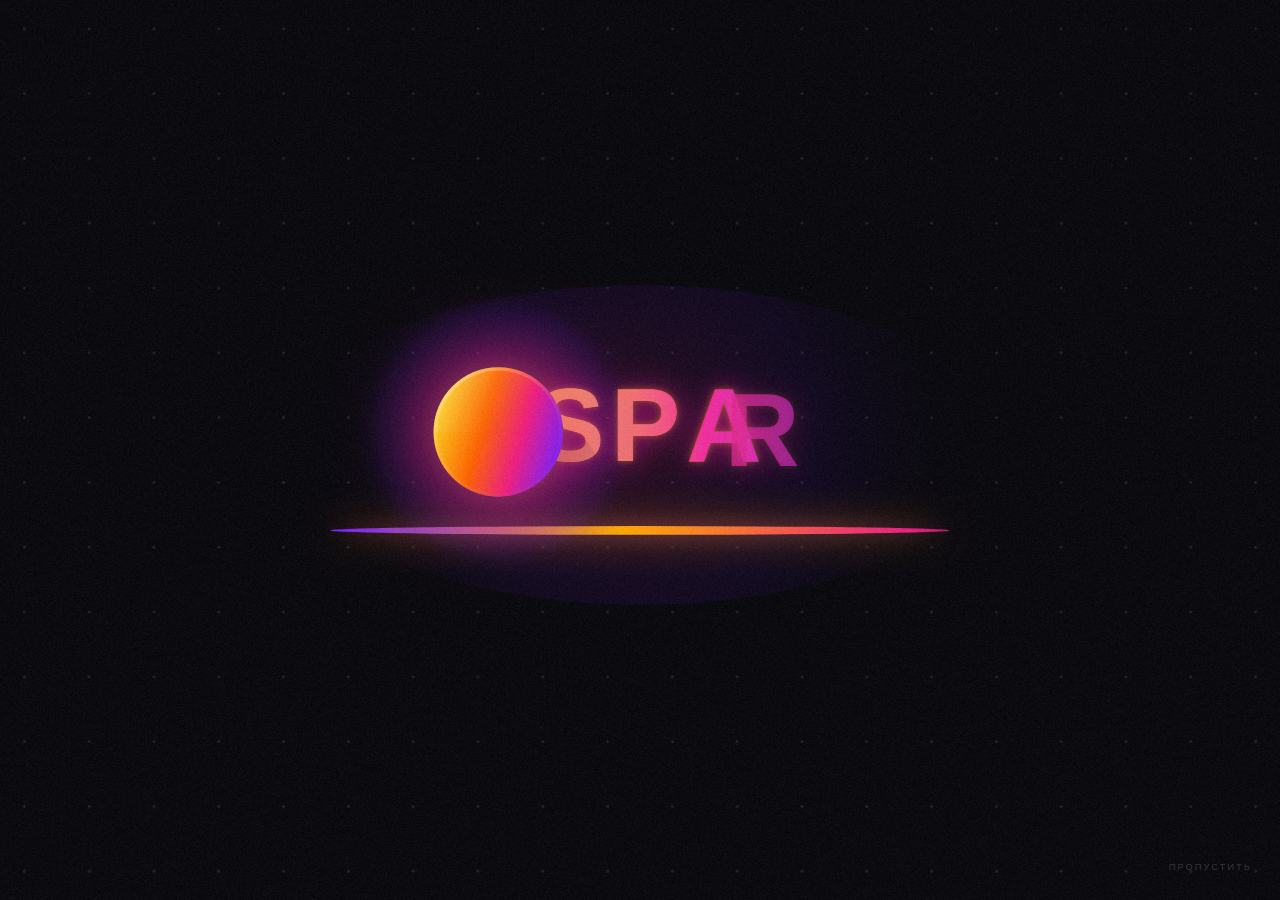
<file: spark-intro-8.html>
<!DOCTYPE html>
<html lang="ru">
<head>
<meta charset="UTF-8">
<meta name="viewport" content="width=device-width, initial-scale=1.0, viewport-fit=cover">
<title>SPARK</title>
<style>
* { margin: 0; padding: 0; box-sizing: border-box; }
html, body {
  width: 100%; height: 100%;
  overflow: hidden;
  background: #08070c;
}
canvas {
  display: block;
  position: fixed;
  inset: 0;
  width: 100%;
  height: 100%;
}
#grain {
  position: fixed;
  inset: 0;
  width: 100%; height: 100%;
  pointer-events: none;
  opacity: 0.032;
  z-index: 5;
}
#skip {
  position: fixed;
  bottom: max(20px, env(safe-area-inset-bottom, 20px));
  right: 20px;
  font-size: 0.58rem;
  letter-spacing: 0.22em;
  text-transform: uppercase;
  color: rgba(255,255,255,0.18);
  cursor: pointer;
  border: none;
  background: none;
  z-index: 10;
  transition: color 0.3s;
  -webkit-tap-highlight-color: transparent;
  padding: 8px;
}
#skip:hover { color: rgba(255,255,255,0.45); }
#fade-overlay {
  position: fixed;
  inset: 0;
  background: #08070c;
  opacity: 0;
  pointer-events: none;
  z-index: 9;
  transition: opacity 0.55s cubic-bezier(0.4,0,1,1);
}
#fade-overlay.active { opacity: 1; }
</style>
</head>
<body>
<canvas id="c"></canvas>
<canvas id="grain"></canvas>
<div id="fade-overlay"></div>
<button id="skip">Пропустить</button>
<script>
'use strict';

const canvas = document.getElementById('c');
const ctx    = canvas.getContext('2d');
let W, H, CX, CY, PR;

function resize() {
  PR = Math.min(window.devicePixelRatio || 1, 2);
  W  = window.innerWidth;
  H  = window.innerHeight;
  canvas.width  = Math.round(W * PR);
  canvas.height = Math.round(H * PR);
  canvas.style.width  = W + 'px';
  canvas.style.height = H + 'px';
  ctx.setTransform(1,0,0,1,0,0);
  ctx.scale(PR, PR);
  CX = W / 2;
  CY = H / 2;
}
resize();
window.addEventListener('resize', () => { resize(); setupGrain(); });

/* ─────────────────────────────────────
   УТИЛИТЫ
───────────────────────────────────── */
const clamp  = (v,a,b) => Math.max(a, Math.min(b,v));
const prog   = (t,a,b) => clamp((t-a)/(b-a), 0, 1);
const lerp   = (a,b,t) => a + (b-a)*t;
const eOut   = (t,p=3) => 1 - Math.pow(1-t, p);
const eIn    = (t,p=3) => Math.pow(t, p);
const eInOut = t => t<.5 ? 2*t*t : 1-Math.pow(-2*t+2,2)/2;

/* ─────────────────────────────────────
   SCANLINE SWEEP — отключён
───────────────────────────────────── */
function drawScanlineSweep(now, globalA) { /* убран по запросу */ }

/* ─────────────────────────────────────
   GRAIN — статичный шум на отдельном canvas
   Обновляется каждые ~3 кадра для cinematic
   feel без лишней нагрузки
───────────────────────────────────── */
const grainCanvas = document.getElementById('grain');
const grainCtx    = grainCanvas.getContext('2d');
let   grainFrame  = 0;

function setupGrain() {
  grainCanvas.width  = Math.round(W * Math.min(PR, 1.5));
  grainCanvas.height = Math.round(H * Math.min(PR, 1.5));
  grainCanvas.style.width  = W + 'px';
  grainCanvas.style.height = H + 'px';
}
setupGrain();

function updateGrain() {
  const gw = grainCanvas.width;
  const gh = grainCanvas.height;
  const imgData = grainCtx.createImageData(gw, gh);
  const d = imgData.data;
  for (let i = 0; i < d.length; i += 4) {
    const v = (Math.random() * 255) | 0;
    d[i] = d[i+1] = d[i+2] = v;
    d[i+3] = 255;
  }
  grainCtx.putImageData(imgData, 0, 0);
}
updateGrain();

/* ─────────────────────────────────────
   ТОЧЕЧНАЯ СЕТКА — фоновая текстура
   Появляется вместе со scan-line,
   держится весь интро. Очень тихая.
───────────────────────────────────── */
let dotGrid = [];

function buildDotGrid() {
  dotGrid = [];
  const s    = Math.min(W, H);
  const step = s * 0.072;      // шаг сетки
  const cols = Math.ceil(W / step) + 2;
  const rows = Math.ceil(H / step) + 2;
  const offX = (W - (cols - 1) * step) / 2;
  const offY = (H - (rows - 1) * step) / 2;
  for (let r = 0; r < rows; r++) {
    for (let c = 0; c < cols; c++) {
      dotGrid.push({
        x: offX + c * step,
        y: offY + r * step,
      });
    }
  }
}
buildDotGrid();
window.addEventListener('resize', () => { resize(); setupGrain(); buildDotGrid(); });

function drawDotGrid(now, globalA) {
  // Появляется за 0.6s с начала, держится весь ролик
  const fadeIn = eOut(prog(now, 0, 0.6), 2);
  const a = fadeIn * globalA * 0.09;   // максимум 9% — почти невидима
  if (a < 0.004) return;

  const s    = Math.min(W, H);
  const r    = Math.max(0.8, s * 0.0018);   // радиус точки

  ctx.save();
  ctx.fillStyle = `rgba(255,255,255,${a})`;
  for (const d of dotGrid) {
    ctx.beginPath();
    ctx.arc(d.x, d.y, r, 0, Math.PI * 2);
    ctx.fill();
  }
  ctx.restore();
}

/* ─────────────────────────────────────
   RIPPLE-ВОЛНЫ
   При рождении диска из линии — 3 кольца
   расходятся от точки подъёма, угасают
───────────────────────────────────── */
const ripples = [];
let rippleSpawned = false;

function spawnRipples(x, y, r) {
  // 3 волны с задержкой
  for (let i = 0; i < 3; i++) {
    ripples.push({
      x, y,
      born: 0,        // заполняется в момент добавления
      delay: i * 0.13,
      maxR:  r * (3.5 + i * 2.2),
      baseR: r,
      spawned: false,
    });
  }
}

function drawRipples(now, globalA) {
  if (!ripples.length) return;
  ctx.save();
  for (let i = ripples.length - 1; i >= 0; i--) {
    const rp = ripples[i];
    if (!rp.born) rp.born = now;
    const age = now - rp.born - rp.delay;
    if (age < 0) continue;

    const t  = Math.min(age / 0.85, 1);   // 0.85s — время жизни
    const cr = lerp(rp.baseR * 0.5, rp.maxR, eOut(t, 2));
    const a  = (1 - eIn(t, 2)) * 0.22 * globalA;
    if (a < 0.005) { if (t >= 1) ripples.splice(i, 1); continue; }

    // Градиент кольца: золото → розовый → фиолетовый
    const grad = ctx.createRadialGradient(rp.x, rp.y, cr * 0.88, rp.x, rp.y, cr);
    grad.addColorStop(0,   `rgba(255,180,  0, 0)`);
    grad.addColorStop(0.4, `rgba(255,180,  0, ${a})`);
    grad.addColorStop(0.7, `rgba(240, 20,140, ${a * 0.7})`);
    grad.addColorStop(1,   `rgba(120, 20,255, 0)`);

    ctx.beginPath();
    ctx.arc(rp.x, rp.y, cr, 0, Math.PI * 2);
    ctx.strokeStyle = `rgba(255,170,0,${a})`;
    ctx.lineWidth   = Math.max(0.5, rp.baseR * 0.04 * (1 - t));
    ctx.shadowColor = `rgba(255,170,0,${a * 0.7})`;
    ctx.shadowBlur  = rp.baseR * 0.5;
    ctx.stroke();
    ctx.shadowBlur  = 0;

    if (t >= 1) ripples.splice(i, 1);
  }
  ctx.restore();
}

/* ─────────────────────────────────────
   ORBIT ARC + SPARK
   Когда диск встаёт на финальную позицию
   (moveP → 1), вокруг него описывается
   золотая дуга. На конце дуги — яркая
   искра-блик. Затем всё быстро гаснет.

   DRAW_START = момент когда moveP = 1
   ARC_DUR    = время описания полного круга
   FADE_DUR   = время угасания после
───────────────────────────────────── */
const ARC_DUR   = 1.1;    // секунды на полный оборот
const ARC_HOLD  = 0.12;   // пауза после завершения дуги до искры
const ARC_FADE  = 0.45;   // угасание дуги (идёт параллельно с искрой)
const SPARK_DUR = 0.55;   // время жизни искры

// Искра — 45° верхний правый (от 12 часов по часовой)
const SPARK_ANG = -Math.PI / 2 + Math.PI / 4;

function drawOrbitArc(x, y, r, orbTime, globalA) {
  if (orbTime < 0) return;

  // Полная длительность: дуга + пауза + искра (дуга угасает параллельно с искрой)
  const totalDur = ARC_DUR + ARC_HOLD + SPARK_DUR;
  if (orbTime >= totalDur) return;

  // Дуга вплотную к краю диска (небольшой отступ = половина lineWidth)
  const lw   = Math.max(0.8, r * 0.04);
  const arcR = r + lw * 0.5;   // прямо по контуру

  // ФАЗА 1 — рисование дуги [0 .. ARC_DUR]
  const drawT = Math.min(orbTime / ARC_DUR, 1);

  // ФАЗА 2 — дуга угасает [ARC_DUR+ARC_HOLD .. ARC_DUR+ARC_HOLD+ARC_FADE]
  const fadeSt  = ARC_DUR + ARC_HOLD;
  const fadeT   = orbTime > fadeSt
    ? Math.min((orbTime - fadeSt) / ARC_FADE, 1)
    : 0;
  const arcAlpha = (1 - eIn(fadeT, 2)) * globalA;

  // ФАЗА 3 — искра [ARC_DUR+ARC_HOLD .. totalDur]
  const sparkT = orbTime > fadeSt
    ? Math.min((orbTime - fadeSt) / SPARK_DUR, 1)
    : 0;
  const sparkA = sparkT < 0.2
    ? eOut(sparkT / 0.2, 2)
    : eIn(1 - (sparkT - 0.2) / 0.8, 1.6);
  const sparkAlpha = sparkA * globalA;

  ctx.save();

  // ── Дуга ──
  if (arcAlpha > 0.005) {
    const startAng = -Math.PI / 2;
    const endAng   = startAng + Math.PI * 2 * eOut(drawT, 2);

    ctx.beginPath();
    ctx.arc(x, y, arcR, startAng, endAng, false);
    ctx.strokeStyle = `rgba(255, 210, 80, ${arcAlpha * 0.75})`;
    ctx.lineWidth   = lw;
    ctx.lineCap     = 'round';
    ctx.shadowColor = `rgba(255, 190, 40, ${arcAlpha * 0.9})`;
    ctx.shadowBlur  = lw * 6;
    ctx.stroke();
    ctx.shadowBlur  = 0;

    // Тонкий хвост у начала
    if (drawT > 0.15) {
      const tailLen = Math.min(drawT, 0.35) * Math.PI * 2;
      ctx.beginPath();
      ctx.arc(x, y, arcR, startAng, startAng + tailLen * 0.4, false);
      ctx.strokeStyle = `rgba(255, 210, 80, ${arcAlpha * 0.08})`;
      ctx.lineWidth   = lw * 0.6;
      ctx.stroke();
    }
  }

  // ── Искра (фаза 3) ──
  if (sparkAlpha > 0.005) {
    const sx = x + Math.cos(SPARK_ANG) * arcR;
    const sy = y + Math.sin(SPARK_ANG) * arcR;

    // Дальний широкий ореол
    const outerGlow = ctx.createRadialGradient(sx, sy, 0, sx, sy, r * 1.1);
    outerGlow.addColorStop(0,   `rgba(255, 255, 200, ${sparkAlpha * 0.55})`);
    outerGlow.addColorStop(0.3, `rgba(255, 200,  60, ${sparkAlpha * 0.28})`);
    outerGlow.addColorStop(0.7, `rgba(255, 100, 180, ${sparkAlpha * 0.08})`);
    outerGlow.addColorStop(1,   `rgba(0, 0, 0, 0)`);
    ctx.fillStyle = outerGlow;
    ctx.beginPath();
    ctx.arc(sx, sy, r * 1.1, 0, Math.PI * 2);
    ctx.fill();

    // Ближний ореол
    const innerGlow = ctx.createRadialGradient(sx, sy, 0, sx, sy, r * 0.5);
    innerGlow.addColorStop(0,   `rgba(255, 255, 240, ${sparkAlpha * 0.95})`);
    innerGlow.addColorStop(0.4, `rgba(255, 220,  80, ${sparkAlpha * 0.65})`);
    innerGlow.addColorStop(1,   `rgba(255, 150,  50, 0)`);
    ctx.fillStyle = innerGlow;
    ctx.beginPath();
    ctx.arc(sx, sy, r * 0.5, 0, Math.PI * 2);
    ctx.fill();

    // Белое ядро
    ctx.beginPath();
    ctx.arc(sx, sy, lw * 1.8, 0, Math.PI * 2);
    ctx.fillStyle   = `rgba(255, 255, 255, ${sparkAlpha})`;
    ctx.shadowColor = `rgba(255, 240, 120, ${sparkAlpha})`;
    ctx.shadowBlur  = lw * 14;
    ctx.fill();
    ctx.shadowBlur  = 0;

    // 4 луча с градиентом
    const rayLen = r * 0.55 * sparkAlpha;
    for (let i = 0; i < 4; i++) {
      const ang  = (i / 4) * Math.PI * 2;
      const grad = ctx.createLinearGradient(
        sx, sy,
        sx + Math.cos(ang) * rayLen, sy + Math.sin(ang) * rayLen
      );
      grad.addColorStop(0, `rgba(255, 255, 200, ${sparkAlpha * 0.9})`);
      grad.addColorStop(1, `rgba(255, 200,  60, 0)`);
      ctx.beginPath();
      ctx.moveTo(sx + Math.cos(ang) * lw * 2, sy + Math.sin(ang) * lw * 2);
      ctx.lineTo(sx + Math.cos(ang) * rayLen,  sy + Math.sin(ang) * rayLen);
      ctx.strokeStyle = grad;
      ctx.lineWidth   = Math.max(0.6, lw * 0.5);
      ctx.lineCap     = 'round';
      ctx.stroke();
    }
  }

  ctx.restore();
}

/* ─────────────────────────────────────
   УГЛОВЫЕ ЗАСЕЧКИ (corner marks)
   4 тонких уголка в углах экрана —
   появляются при HOLD, как viewfinder
───────────────────────────────────── */
function drawCornerMarks(now, globalA) {
  const t = prog(now, T.STAR_MOVE_END, T.HOLD_END);
  if (t <= 0) return;
  const a = eOut(t, 3) * globalA * 0.22;

  const s = Math.min(W, H) * 0.04;  // длина засечки
  const m = Math.min(W, H) * 0.05;  // отступ от края
  const lw = Math.max(0.5, Math.min(W, H) * 0.001);

  const corners = [
    [m,       m,       1,  1],
    [W - m,   m,      -1,  1],
    [m,       H - m,   1, -1],
    [W - m,   H - m,  -1, -1],
  ];

  ctx.save();
  ctx.strokeStyle = `rgba(255,255,255,${a})`;
  ctx.lineWidth   = lw;
  ctx.lineCap     = 'square';

  for (const [cx, cy, dx, dy] of corners) {
    ctx.beginPath();
    ctx.moveTo(cx + dx * s, cy);
    ctx.lineTo(cx,           cy);
    ctx.lineTo(cx,           cy + dy * s);
    ctx.stroke();
  }
  ctx.restore();
}

/* ─────────────────────────────────────
   TAGLINE — едва видимая подпись
   появляется под логотипом на HOLD
───────────────────────────────────── */
function drawTagline(p, now, globalA) {
  const t = prog(now, T.STAR_MOVE_END + 0.15, T.HOLD_END);
  if (t <= 0) return;
  const a = eOut(t, 4) * globalA * 0.52;

  const s   = Math.min(W, H);
  const fs  = s * 0.018;
  const y   = p.lineY + p.lineThick * 6 + fs;

  ctx.save();
  ctx.font          = `300 ${fs}px 'Helvetica Neue',Helvetica,Arial,sans-serif`;
  ctx.textAlign     = 'center';
  ctx.textBaseline  = 'middle';
  ctx.letterSpacing = `${fs * 0.38}px`;
  ctx.fillStyle     = `rgba(255,255,255,${a})`;
  ctx.fillText('LIGHT UP THE FUTURE', CX, y);

  // Декоративные черточки по бокам — как в люксовых брендах
  const textMetrics = ctx.measureText('LIGHT UP THE FUTURE');
  // Приблизительная ширина с letter-spacing
  const tw = textMetrics.width + fs * 0.38 * 18;
  const dashW   = Math.min(W * 0.04, tw * 0.28);
  const dashGap = fs * 0.9;
  const lw2 = Math.max(0.3, fs * 0.04);
  ctx.strokeStyle = `rgba(255,255,255,${a * 0.55})`;
  ctx.lineWidth   = lw2;
  ctx.lineCap     = 'round';
  // Левая черта
  ctx.beginPath();
  ctx.moveTo(CX - tw * 0.5 - dashGap - dashW, y);
  ctx.lineTo(CX - tw * 0.5 - dashGap,         y);
  ctx.stroke();
  // Правая черта
  ctx.beginPath();
  ctx.moveTo(CX + tw * 0.5 + dashGap,         y);
  ctx.lineTo(CX + tw * 0.5 + dashGap + dashW, y);
  ctx.stroke();

  ctx.restore();
}

/* ─────────────────────────────────────
   ТАЙМИНГИ (секунды, всего ~4.0)

   0.00 – 0.55  LINE_IN    линия раскрывается
   0.55 – 1.00  LINE_WAIT  линия дышит
   1.00 – 1.55  STAR_RISE  сфера поднимается из центра линии
   1.55 – 2.80  STAR_MOVE  сфера едет влево, текст вытекает вправо
   2.80 – 3.40  HOLD       финальная композиция стоит
   3.40 – 4.00  FADE       всё уходит
───────────────────────────────────── */
const T = {
  LINE_IN_END   : 0.55,
  LINE_WAIT_END : 1.00,
  STAR_RISE_END : 1.55,
  STAR_MOVE_END : 2.80,
  HOLD_END      : 5.40,
  FADE_END      : 6.00,
};

/* ─────────────────────────────────────
   АДАПТИВНЫЕ ПАРАМЕТРЫ
───────────────────────────────────── */
function P() {
  const s    = Math.min(W, H);
  const ball = s * 0.072;          // радиус сферы

  // Финальная позиция сферы — слева от центра слова
  // Слово "SPARK" ~ fontSize * 3.6 в ширину
  const fontSize = s * 0.115;
  const wordW    = fontSize * 3.65;
  const gap      = ball * 0.6;     // зазор между сферой и текстом

  // Весь логотип (сфера + зазор + слово) центрируем по X
  const totalW   = ball * 2 + gap + wordW;
  const logoLeft = CX - totalW / 2;

  // Y логотипа — чуть выше центра
  const logoY    = CY - s * 0.02;

  return {
    ball,
    fontSize,
    wordW,
    gap,
    totalW,

    // Финальная X сферы (левый центр логотипа + радиус)
    ballFinalX : logoLeft + ball,
    ballY      : logoY,

    // Старт сферы — по центру экрана
    ballStartX : CX,
    ballStartY : logoY,

    // Текст начинается сразу правее сферы
    textX      : logoLeft + ball * 2 + gap,
    textY      : logoY,

    // Линия — под логотипом
    lineY      : logoY + ball * 1.38,
    lineLen    : totalW * 0.92,   // чуть уже логотипа
    lineThick  : Math.max(1.5, s * 0.004),
    lineCX     : CX,
  };
}

/* ─────────────────────────────────────
   РИСУЕМ ЛИНИЮ с заострёнными концами
───────────────────────────────────── */
function drawLine(cx, cy, halfLen, thick, alpha) {
  if (alpha < 0.002 || halfLen < 1) return;
  ctx.save();

  const body = halfLen * 0.75;
  const h    = thick / 2;

  ctx.beginPath();
  ctx.moveTo(cx - halfLen, cy);
  ctx.lineTo(cx - body,    cy - h);
  ctx.lineTo(cx + body,    cy - h);
  ctx.lineTo(cx + halfLen, cy);
  ctx.lineTo(cx + body,    cy + h);
  ctx.lineTo(cx - body,    cy + h);
  ctx.closePath();

  const gr = ctx.createLinearGradient(cx - halfLen, 0, cx + halfLen, 0);
  gr.addColorStop(0,    `rgba(120, 30,255,0)`);
  gr.addColorStop(0.15, `rgba(120, 30,255,${alpha})`);
  gr.addColorStop(0.48, `rgba(255,170,  0,${alpha})`);
  gr.addColorStop(0.80, `rgba(240, 30,130,${alpha})`);
  gr.addColorStop(1,    `rgba(240, 30,130,0)`);

  // Тень под линией (смещённая вниз)
  ctx.save();
  ctx.filter = `blur(${thick * 2.5}px)`;
  ctx.fillStyle = `rgba(200, 80, 180, ${alpha * 0.35})`;
  ctx.beginPath();
  ctx.ellipse(cx, cy + thick * 2.5, halfLen * 0.7, thick * 1.2, 0, 0, Math.PI * 2);
  ctx.fill();
  ctx.filter = 'none';
  ctx.restore();

  ctx.shadowColor = `rgba(255,140,0,${alpha * 0.85})`;
  ctx.shadowBlur  = thick * 10;
  ctx.fillStyle   = gr;
  ctx.fill();
  ctx.restore();
}

/* ─────────────────────────────────────
   РИСУЕМ 2D-ДИСК — плоский, badge-стиль
   Линейный градиент слева-направо (как на
   логотипной иконке), тень снизу-справа,
   мягкое внешнее свечение
───────────────────────────────────── */
function drawBall(x, y, r, alpha) {
  if (alpha < 0.002) return;
  ctx.save();
  ctx.globalAlpha = alpha;

  // 1. Рассеянная тень под диском (смещена вниз-вправо)
  const shadowOX = r * 0.28;
  const shadowOY = r * 0.35;
  const shadowBlurR = r * 1.6;
  const shadowGrad = ctx.createRadialGradient(
    x + shadowOX, y + shadowOY, 0,
    x + shadowOX, y + shadowOY, shadowBlurR
  );
  shadowGrad.addColorStop(0,   `rgba(80, 0, 80, 0.55)`);
  shadowGrad.addColorStop(0.5, `rgba(40, 0, 60, 0.22)`);
  shadowGrad.addColorStop(1,   `rgba(0, 0, 0, 0)`);
  ctx.fillStyle = shadowGrad;
  ctx.beginPath();
  ctx.ellipse(x + shadowOX, y + shadowOY + r * 0.15, r * 1.25, r * 0.7, 0, 0, Math.PI * 2);
  ctx.fill();

  // 2. Внешнее мягкое цветное свечение (не объёмное, плоское)
  const glow = ctx.createRadialGradient(x, y, r * 0.6, x, y, r * 2.2);
  glow.addColorStop(0,   `rgba(255,170,  0, 0.42)`);
  glow.addColorStop(0.4, `rgba(240, 30,140, 0.20)`);
  glow.addColorStop(0.8, `rgba(120, 30,255, 0.07)`);
  glow.addColorStop(1,   `rgba(0,0,0,0)`);
  ctx.fillStyle = glow;
  ctx.beginPath();
  ctx.arc(x, y, r * 2.2, 0, Math.PI * 2);
  ctx.fill();

  // 3. Основное тело диска — плоский линейный градиент
  const body = ctx.createLinearGradient(x - r, y - r * 0.3, x + r, y + r * 0.3);
  body.addColorStop(0,    `rgba(255,215, 30, 1)`);  // яркое золото
  body.addColorStop(0.38, `rgba(255,100,  0, 1)`);  // насыщенный оранжевый
  body.addColorStop(0.68, `rgba(240, 30,130, 1)`);  // кислотно-розовый
  body.addColorStop(1,    `rgba(120, 30,255, 1)`);  // чистый фиолетовый

  ctx.shadowColor = `rgba(220, 40, 180, 0.75)`;
  ctx.shadowBlur  = r * 1.4;
  ctx.fillStyle   = body;
  ctx.beginPath();
  ctx.arc(x, y, r, 0, Math.PI * 2);
  ctx.fill();
  ctx.shadowBlur = 0;

  // 4. Тонкая полупрозрачная обводка — верхняя дуга светлее
  const stroke = ctx.createLinearGradient(x - r, y - r, x + r, y + r);
  stroke.addColorStop(0,   `rgba(255,255,200, 0.55)`);
  stroke.addColorStop(0.5, `rgba(255,180,100, 0.18)`);
  stroke.addColorStop(1,   `rgba(100, 40,160, 0.06)`);
  ctx.strokeStyle = stroke;
  ctx.lineWidth   = Math.max(1, r * 0.055);
  ctx.beginPath();
  ctx.arc(x, y, r - ctx.lineWidth * 0.5, 0, Math.PI * 2);
  ctx.stroke();

  // 5. Тонкий световой серп сверху (плоский highlight, не объёмный)
  ctx.save();
  ctx.beginPath();
  ctx.arc(x, y, r, 0, Math.PI * 2);
  ctx.clip();
  const crescent = ctx.createLinearGradient(x - r, y - r, x, y - r * 0.1);
  crescent.addColorStop(0,   `rgba(255,255,255, 0.22)`);
  crescent.addColorStop(0.6, `rgba(255,255,255, 0.06)`);
  crescent.addColorStop(1,   `rgba(255,255,255, 0)`);
  ctx.fillStyle = crescent;
  ctx.fillRect(x - r, y - r, r * 2, r);
  ctx.restore();

  ctx.restore();
}

/* ─────────────────────────────────────
   РИСУЕМ ТЕКСТ SPARK
   Буквы вытекают вправо из позиции
   правого края сферы по мере движения.

   moveP [0..1] — прогресс движения сферы.
   При moveP=0 сфера в центре, буквы скрыты.
   При moveP=1 сфера на финальной позиции,
   все буквы видны.
───────────────────────────────────── */
const LETTERS = ['S','P','A','R','K'];

function drawText(ballX, ballR, textX, textY, fontSize, moveP, alpha) {
  if (alpha < 0.002) return;
  ctx.save();

  ctx.font         = `900 ${fontSize}px 'Arial Black','Helvetica Neue',Arial,sans-serif`;
  ctx.textAlign    = 'left';
  ctx.textBaseline = 'middle';

  // Ширина одной буквы (приблизительно)
  const letterW = fontSize * 0.73;

  LETTERS.forEach((ch, i) => {
    const lx = textX + i * letterW;

    // Буква i становится видна когда правый край сферы
    // проходит мимо позиции этой буквы.
    // ballX движется от ballStartX к ballFinalX,
    // соответственно правый край = ballX + ballR

    // Нормализуем: при каком moveP правый край достигает lx?
    // Это линейно зависит от того насколько левее finalX от startX.
    // Упрощаем: буква i появляется при moveP = i/(letters.length)
    const revealAt = i / LETTERS.length;
    const lp = clamp((moveP - revealAt) / (1.2 / LETTERS.length), 0, 1);
    const a  = eOut(lp, 3) * alpha;
    if (a < 0.005) return;

    // Буква «выплёскивается» из сферы — стартует с позиции шара
    // и доезжает до своего места
    const startLX = ballX + ballR + fontSize * 0.1;
    const finalLX = lx;
    const curLX   = lerp(startLX, finalLX, eOut(lp, 4));

    // Небольшой вертикальный «выброс»
    const offsetY = lerp(fontSize * 0.18, 0, eOut(lp, 3));

    // Градиент текста
    const gr = ctx.createLinearGradient(textX, 0, textX + LETTERS.length * letterW, 0);
    gr.addColorStop(0,    `rgba(255,200, 20,${a})`);
    gr.addColorStop(0.45, `rgba(240, 30,140,${a})`);
    gr.addColorStop(1,    `rgba(120, 30,255,${a})`);

    ctx.save();
    ctx.globalAlpha = a;
    // Многослойная тень для глубины
    ctx.shadowColor = `rgba(220, 20, 150, ${a * 0.75})`;
    ctx.shadowBlur  = fontSize * 0.28;
    ctx.shadowOffsetX = fontSize * 0.018;
    ctx.shadowOffsetY = fontSize * 0.025;
    ctx.fillStyle   = gr;
    ctx.fillText(ch, curLX, textY + offsetY);
    // Второй проход — яркий узкий glow
    ctx.shadowColor = `rgba(255,170,  0, ${a * 0.45})`;
    ctx.shadowBlur  = fontSize * 0.07;
    ctx.shadowOffsetX = 0;
    ctx.shadowOffsetY = 0;
    ctx.fillText(ch, curLX, textY + offsetY);

    // Хроматическая аберрация — тонкий RGB-сдвиг (премиальный штрих)
    // Появляется только когда буква уже почти на месте (lp > 0.7)
    if (lp > 0.7) {
      const chrA = (lp - 0.7) / 0.3 * a * 0.13;
      const shift = fontSize * 0.009;
      ctx.shadowBlur = 0;
      // Красный канал — сдвиг влево
      ctx.fillStyle = `rgba(255,60,60,${chrA})`;
      ctx.globalCompositeOperation = 'screen';
      ctx.fillText(ch, curLX - shift, textY + offsetY);
      // Синий канал — сдвиг вправо
      ctx.fillStyle = `rgba(60,80,255,${chrA})`;
      ctx.fillText(ch, curLX + shift, textY + offsetY);
      ctx.globalCompositeOperation = 'source-over';
    }

    ctx.restore();
  });

  ctx.restore();
}

/* ─────────────────────────────────────
   ГЛАВНЫЙ ЦИКЛ
───────────────────────────────────── */
let t0 = null, alive = true, prevNow = 0;
let orbitStartTime = -1;   // момент когда moveP достиг 1

function frame(ts) {
  if (!alive) return;
  if (!t0) t0 = ts;
  const now = (ts - t0) / 1000;
  const dt  = Math.min(now - prevNow, 0.05);
  prevNow   = now;

  // Grain обновляем каждые 3 кадра
  grainFrame++;
  if (grainFrame % 3 === 0) updateGrain();

  // Фон
  ctx.fillStyle = '#08070c';
  ctx.fillRect(0, 0, W, H);

  const p = P();

  /* ── Вычисляем состояние каждого элемента ── */

  // Глобальный fade-out
  const globalAlpha = now >= T.HOLD_END
    ? 1 - eIn(prog(now, T.HOLD_END, T.FADE_END), 2)
    : 1;

  // --- ЛИНИЯ ---
  let lineHalfLen = 0;
  let lineAlpha   = 0;

  if (now < T.LINE_IN_END) {
    const t  = eOut(prog(now, 0, T.LINE_IN_END), 4);
    lineHalfLen = p.lineLen * t;
    lineAlpha   = eOut(prog(now, 0, T.LINE_IN_END), 2);

  } else if (now < T.LINE_WAIT_END) {
    const pulse = Math.sin(prog(now, T.LINE_IN_END, T.LINE_WAIT_END) * Math.PI * 2.2);
    lineHalfLen = p.lineLen * (1 + pulse * 0.025);
    lineAlpha   = 1;

  } else if (now < T.STAR_RISE_END) {
    const t = prog(now, T.LINE_WAIT_END, T.STAR_RISE_END);
    lineHalfLen = p.lineLen * lerp(1, 0.88, eIn(t, 2));
    lineAlpha   = 1;

  } else {
    lineHalfLen = p.lineLen * 0.88;
    lineAlpha   = 1;
  }

  // --- СФЕРА ---
  let ballX    = p.ballStartX;
  let ballY    = p.ballY;
  let ballAlpha = 0;
  let moveP    = 0;

  if (now >= T.LINE_WAIT_END && now < T.STAR_RISE_END) {
    const t  = eOut(prog(now, T.LINE_WAIT_END, T.STAR_RISE_END), 3);
    ballX     = p.ballStartX;
    const fromY = p.lineY;
    ballY     = lerp(fromY, p.ballY, t);
    ballAlpha = eOut(prog(now, T.LINE_WAIT_END, T.STAR_RISE_END), 2);
    moveP     = 0;

    // Спавним ripple-волны один раз когда диск начинает подниматься
    if (!rippleSpawned && ballAlpha > 0.08) {
      spawnRipples(ballX, ballY, p.ball);
      rippleSpawned = true;
    }

  } else if (now >= T.STAR_RISE_END) {
    ballAlpha = 1;
    moveP     = eInOut(prog(now, T.STAR_RISE_END, T.STAR_MOVE_END));
    ballX     = lerp(p.ballStartX, p.ballFinalX, moveP);
    ballY     = p.ballY;

    // Фиксируем момент прихода шара на финальную позицию
    if (moveP >= 1 && orbitStartTime < 0) orbitStartTime = now;

    // Микро-пульсация в HOLD-фазе
    if (now >= T.STAR_MOVE_END) {
      const pulse = Math.sin((now - T.STAR_MOVE_END) * Math.PI * 1.8) * 0.012;
      ballY = p.ballY + p.ball * pulse;
    }
  }

  // Обновляем dt (нужен только для совместимости)

  /* ── Рисуем ── */
  ctx.save();
  ctx.globalAlpha = globalAlpha;

  // 0. Точечная сетка (самый нижний слой)
  drawDotGrid(now, globalAlpha);

  // 0b. Scanline sweep при появлении диска (премиум-штрих)
  drawScanlineSweep(now, globalAlpha);

  // Ambient фон под логотипом
  if (ballAlpha > 0.01) {
    const ambR = p.totalW * 0.65;
    // В HOLD-фазе ореол тихо дышит
    const holdPulse = now >= T.STAR_MOVE_END
      ? 1 + Math.sin((now - T.STAR_MOVE_END) * Math.PI * 0.9) * 0.07
      : 1;
    const amb = ctx.createRadialGradient(CX, p.ballY + p.ball * 0.1, 0, CX, p.ballY + p.ball * 0.1, ambR * holdPulse);
    amb.addColorStop(0,   `rgba(220, 40, 120, ${ballAlpha * 0.16})`);
    amb.addColorStop(0.5, `rgba(100, 20, 220, ${ballAlpha * 0.09})`);
    amb.addColorStop(1,   `rgba(0, 0, 0, 0)`);
    ctx.fillStyle = amb;
    ctx.beginPath();
    ctx.ellipse(CX, p.ballY + p.ball * 0.2, ambR * holdPulse, ambR * 0.45 * holdPulse, 0, 0, Math.PI * 2);
    ctx.fill();
  }

  // 1. Линия
  drawLine(p.lineCX, p.lineY, lineHalfLen, p.lineThick, lineAlpha);

  // 2. Ripple-волны (под текстом и диском)
  drawRipples(now, globalAlpha);

  // 3. Текст
  if (now >= T.STAR_RISE_END) {
    drawText(ballX, p.ball, p.textX, p.textY, p.fontSize, moveP, 1);
  }

  // 4. Диск (поверх текста)
  if (ballAlpha > 0.005) {
    drawBall(ballX, ballY, p.ball, ballAlpha);
  }

  // 4b. Orbit arc + spark (поверх диска)
  if (orbitStartTime > 0) {
    drawOrbitArc(ballX, ballY, p.ball, now - orbitStartTime, globalAlpha);
  }

  // 5. Tagline
  drawTagline(p, now, globalAlpha);

  // 6. Corner marks
  drawCornerMarks(now, globalAlpha);

  ctx.restore();

  if (now < T.FADE_END) {
    requestAnimationFrame(frame);
  } else {
    alive = false;
    ctx.fillStyle = '#08070c';
    ctx.fillRect(0, 0, W, H);
    // window.location.href = '/';
  }
}

requestAnimationFrame(frame);

document.getElementById('skip').addEventListener('click', e => {
  e.stopPropagation();
  if (!alive) return;
  const overlay = document.getElementById('fade-overlay');
  overlay.classList.add('active');
  setTimeout(() => {
    alive = false;
    ctx.fillStyle = '#08070c';
    ctx.fillRect(0, 0, W, H);
    // window.location.href = '/';
  }, 520);
});
</script>
</body>
</html>
</file>
